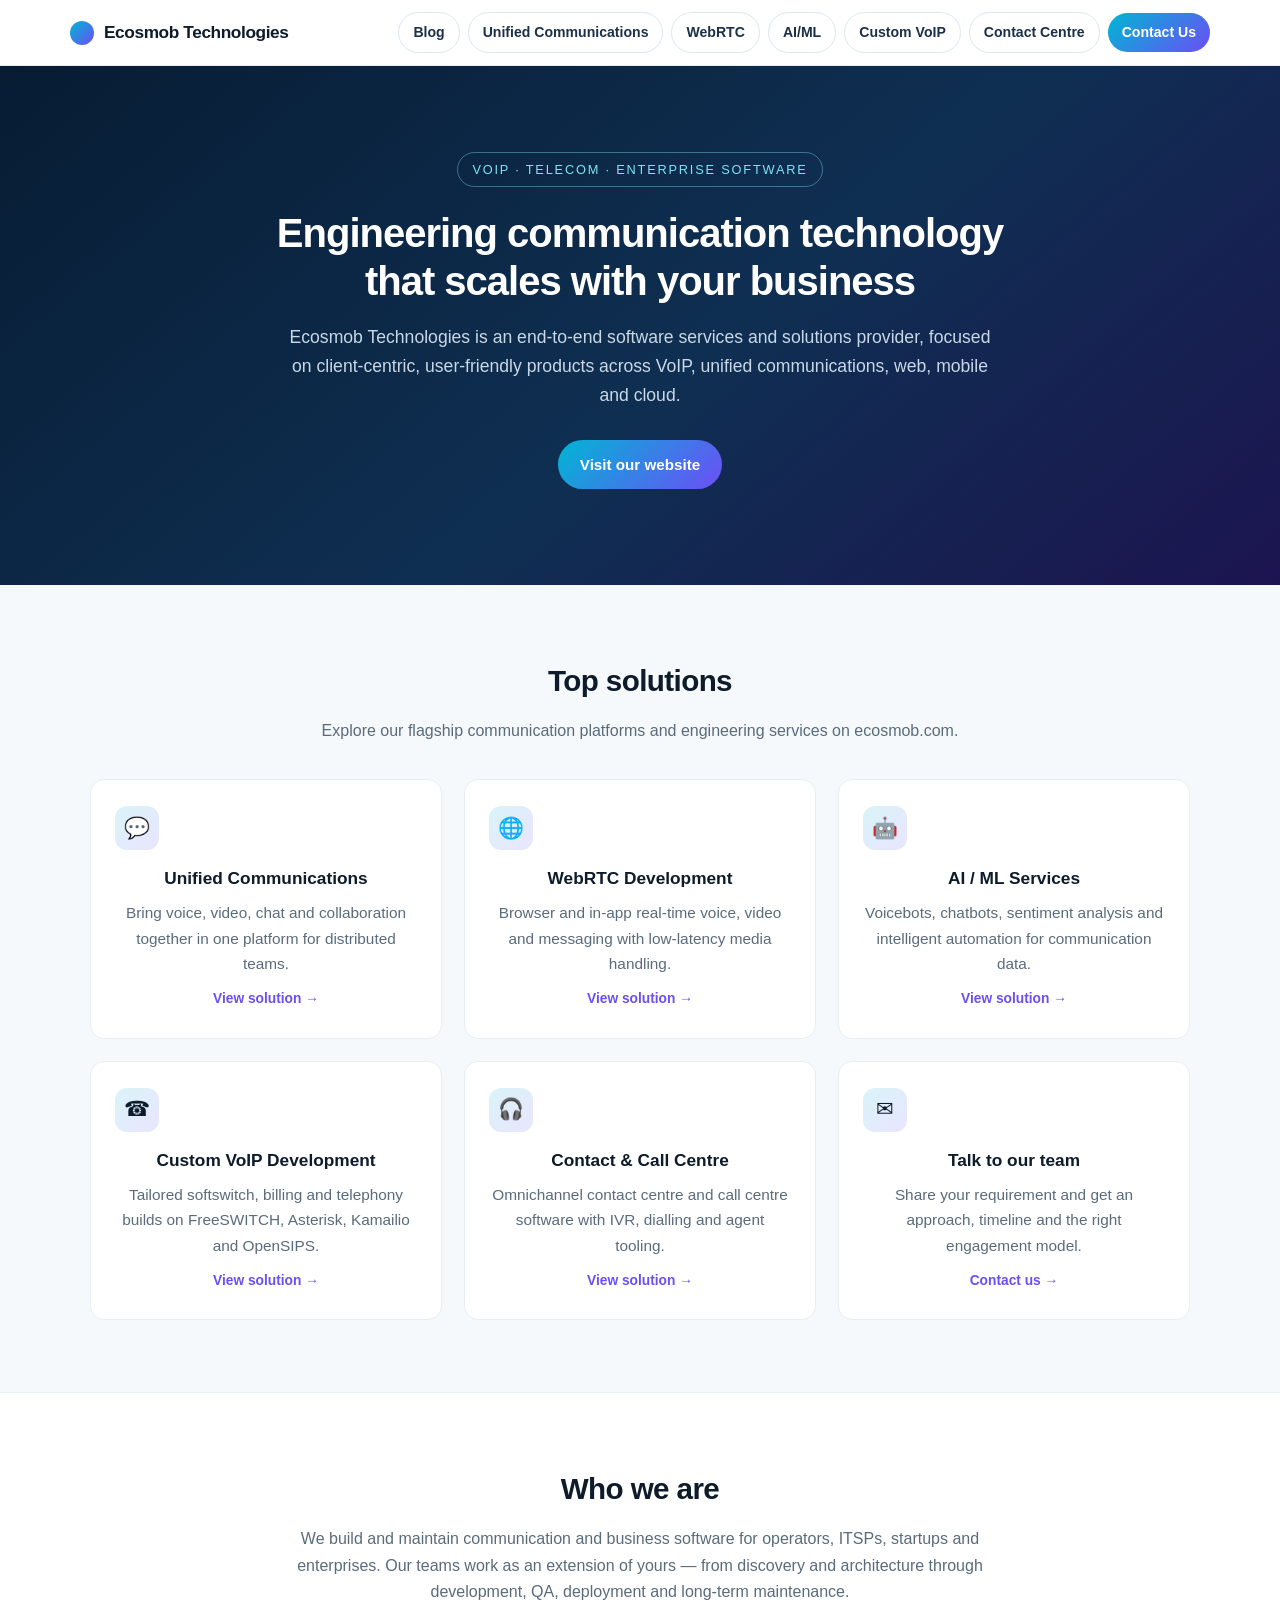
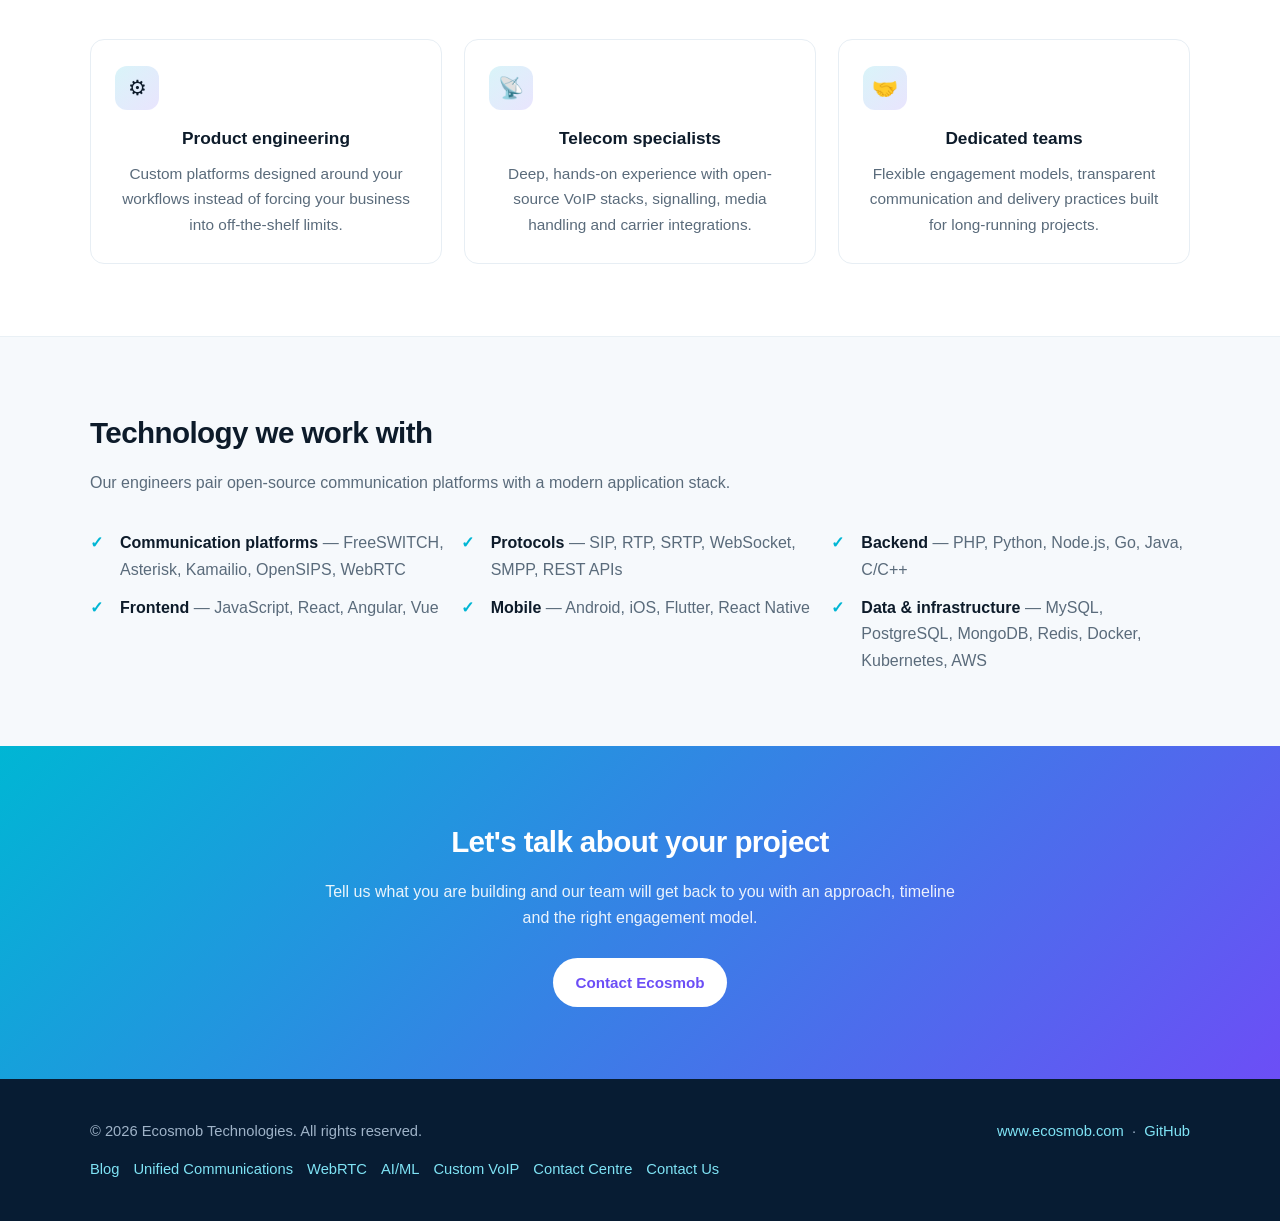
<file: index.html>
<!DOCTYPE html>
<html lang="en">
<head>
<meta name="google-site-verification" content="BQ6OxUoPhXNHeNY-f9KZq48u6p0XWxiql8x9SF0Cmtc" />
<meta charset="utf-8">
<!-- Google tag (gtag.js) -->
<script async src="https://www.googletagmanager.com/gtag/js?id=G-817WGZYW9V"></script>
<script>
  window.dataLayer = window.dataLayer || [];
  function gtag(){dataLayer.push(arguments);}
  gtag('js', new Date());

  gtag('config', 'G-817WGZYW9V');
</script>
<meta name="viewport" content="width=device-width, initial-scale=1">
<title>Ecosmob Technologies | VoIP &amp; Telecom Software Development Company</title>
<meta name="description" content="Ecosmob Technologies is an end-to-end software services and solutions provider specialising in VoIP, unified communications, WebRTC, AI/ML, contact centre and custom telecom software development.">
<meta name="author" content="Ecosmob Technologies">
<meta name="robots" content="index, follow">
<link rel="canonical" href="https://ecosmobtech.github.io/">
<meta property="og:title" content="Ecosmob Technologies | VoIP &amp; Telecom Software Development">
<meta property="og:description" content="End-to-end VoIP, telecom and enterprise software engineering services.">
<meta property="og:url" content="https://www.ecosmob.com/">
<meta property="og:type" content="website">
<style>
:root{
  --brand:#00b6d4;
  --brand-2:#6c4ef6;
  --ink:#0d1b2a;
  --muted:#5a6b7b;
  --bg:#f6f9fc;
  --white:#ffffff;
  --radius:14px;
}
*{box-sizing:border-box}
html{scroll-behavior:smooth}
body{
  margin:0;
  font-family:-apple-system,BlinkMacSystemFont,"Segoe UI",Roboto,Helvetica,Arial,sans-serif;
  color:var(--ink);
  background:var(--bg);
  line-height:1.65;
  -webkit-font-smoothing:antialiased;
}
a{color:var(--brand-2);text-decoration:none}
a:hover{text-decoration:underline}
.wrap{width:100%;max-width:1140px;margin:0 auto;padding:0 20px}

/* header */
header{
  position:sticky;top:0;z-index:50;
  background:rgba(255,255,255,.94);
  backdrop-filter:saturate(180%) blur(8px);
  border-bottom:1px solid #e5edf3;
}
.nav{display:flex;align-items:center;justify-content:space-between;gap:14px;padding:12px 0;flex-wrap:wrap}
.logo{display:flex;align-items:center;gap:10px;font-weight:800;letter-spacing:-.4px;font-size:1.08rem;color:var(--ink)}
.logo:hover{text-decoration:none}
.dot{width:24px;height:24px;border-radius:50%;background:linear-gradient(135deg,var(--brand),var(--brand-2))}
.menu{display:flex;gap:8px;list-style:none;margin:0;padding:0;flex-wrap:wrap;align-items:center}
.menu a{
  display:inline-block;padding:8px 14px;border-radius:999px;
  font-size:.88rem;font-weight:700;color:#1b3049;
  border:1px solid #dbe6ef;background:#fff;white-space:nowrap;
}
.menu a:hover{border-color:var(--brand-2);color:var(--brand-2);text-decoration:none}
.btn{
  display:inline-block;padding:12px 22px;border-radius:999px;font-weight:700;font-size:.95rem;
  background:linear-gradient(135deg,var(--brand),var(--brand-2));color:#fff;border:0;
}
.btn:hover{opacity:.92;text-decoration:none}
.menu a.primary{background:linear-gradient(135deg,var(--brand),var(--brand-2));color:#fff;border:0}
.menu a.primary:hover{opacity:.92;color:#fff}

/* hero */
.hero{
  background:linear-gradient(140deg,#071c33 0%,#0f2f52 55%,#1c1450 100%);
  color:#fff;padding:86px 0 96px;text-align:center;
}
.hero h1{font-size:2.5rem;line-height:1.2;margin:0 0 18px;letter-spacing:-1px}
.hero .tag{display:inline-block;font-size:.8rem;letter-spacing:.14em;text-transform:uppercase;color:#7fe3f5;border:1px solid rgba(127,227,245,.4);padding:6px 14px;border-radius:999px;margin-bottom:22px}
.hero p{font-size:1.1rem;color:#c9d8e6;max-width:720px;margin:0 auto 30px}
.hero .cta{display:flex;gap:14px;justify-content:center;flex-wrap:wrap}

/* sections */
section{padding:72px 0}
h2{font-size:1.85rem;margin:0 0 12px;letter-spacing:-.6px}
.lead{color:var(--muted);max-width:760px;margin:0 0 34px}
.center{text-align:center}
.center .lead{margin-left:auto;margin-right:auto}

.grid{display:grid;gap:22px;grid-template-columns:repeat(auto-fit,minmax(260px,1fr))}
.card{
  background:var(--white);border:1px solid #e7eef4;border-radius:var(--radius);
  padding:26px 24px;transition:transform .18s ease,box-shadow .18s ease;
  display:block;color:inherit;
}
.card:hover{transform:translateY(-4px);box-shadow:0 14px 30px rgba(13,27,42,.09);text-decoration:none}
.card h3{margin:0 0 8px;font-size:1.08rem;color:var(--ink)}
.card p{margin:0;color:var(--muted);font-size:.96rem}
.card .more{display:inline-block;margin-top:12px;font-size:.86rem;font-weight:700;color:var(--brand-2)}
.ico{
  width:44px;height:44px;border-radius:12px;margin-bottom:14px;
  background:linear-gradient(135deg,rgba(0,182,212,.15),rgba(108,78,246,.15));
  display:flex;align-items:center;justify-content:center;font-size:1.3rem;
}
.alt{background:var(--white);border-top:1px solid #e9f0f5;border-bottom:1px solid #e9f0f5}

ul.checks{list-style:none;margin:0;padding:0;display:grid;gap:12px;grid-template-columns:repeat(auto-fit,minmax(280px,1fr))}
ul.checks li{padding-left:30px;position:relative;color:var(--muted)}
ul.checks li:before{content:"\2713";position:absolute;left:0;top:0;color:var(--brand);font-weight:800}
ul.checks strong{color:var(--ink)}

.cta-band{background:linear-gradient(135deg,var(--brand),var(--brand-2));color:#fff;text-align:center}
.cta-band h2{color:#fff}
.cta-band p{color:rgba(255,255,255,.9);max-width:640px;margin:0 auto 26px}
.cta-band .btn{background:#fff;color:var(--brand-2)}

footer{background:#071c33;color:#9fb3c8;padding:40px 0;font-size:.92rem}
.foot{display:flex;justify-content:space-between;gap:16px;flex-wrap:wrap;align-items:center}
footer a{color:#7fe3f5}
.footlinks{display:flex;gap:14px;flex-wrap:wrap;margin-top:14px}

@media (max-width:860px){
  .hero h1{font-size:1.95rem}
  section{padding:56px 0}
  .menu a{padding:7px 12px;font-size:.82rem}
}
</style>
</head>
<body>

<header>
  <div class="wrap nav">
    <a class="logo" href="#top"><span class="dot"></span> Ecosmob Technologies</a>
    <nav>
      <ul class="menu">
        <li><a href="/blog/">Blog</a></li>
        <li><a href="https://www.ecosmob.com/voip-solutions/unified-communications/" target="_blank" rel="noopener">Unified Communications</a></li>
        <li><a href="https://www.ecosmob.com/offerings/custom-voip/webrtc-development/" target="_blank" rel="noopener">WebRTC</a></li>
        <li><a href="https://www.ecosmob.com/offerings/ai-ml/" target="_blank" rel="noopener">AI/ML</a></li>
        <li><a href="https://www.ecosmob.com/offerings/custom-voip/" target="_blank" rel="noopener">Custom VoIP</a></li>
        <li><a href="https://www.ecosmob.com/voip-solutions/contact-center-solutions/" target="_blank" rel="noopener">Contact Centre</a></li>
        <li><a class="primary" href="https://www.ecosmob.com/contact-us/" target="_blank" rel="noopener">Contact Us</a></li>
      </ul>
    </nav>
  </div>
</header>

<div id="top" class="hero">
  <div class="wrap">
    <span class="tag">VoIP &middot; Telecom &middot; Enterprise Software</span>
    <h1>Engineering communication technology<br>that scales with your business</h1>
    <p>Ecosmob Technologies is an end-to-end software services and solutions provider, focused on client-centric, user-friendly products across VoIP, unified communications, web, mobile and cloud.</p>
    <div class="cta">
      <a class="btn" href="https://www.ecosmob.com/" target="_blank" rel="noopener">Visit our website</a>
    </div>
  </div>
</div>

<section id="solutions" class="center">
  <div class="wrap">
    <h2>Top solutions</h2>
    <p class="lead">Explore our flagship communication platforms and engineering services on ecosmob.com.</p>
    <div class="grid">
      <a class="card" href="https://www.ecosmob.com/voip-solutions/unified-communications/" target="_blank" rel="noopener">
        <div class="ico">&#128172;</div>
        <h3>Unified Communications</h3>
        <p>Bring voice, video, chat and collaboration together in one platform for distributed teams.</p>
        <span class="more">View solution &rarr;</span>
      </a>
      <a class="card" href="https://www.ecosmob.com/offerings/custom-voip/webrtc-development/" target="_blank" rel="noopener">
        <div class="ico">&#127760;</div>
        <h3>WebRTC Development</h3>
        <p>Browser and in-app real-time voice, video and messaging with low-latency media handling.</p>
        <span class="more">View solution &rarr;</span>
      </a>
      <a class="card" href="https://www.ecosmob.com/offerings/ai-ml/" target="_blank" rel="noopener">
        <div class="ico">&#129302;</div>
        <h3>AI / ML Services</h3>
        <p>Voicebots, chatbots, sentiment analysis and intelligent automation for communication data.</p>
        <span class="more">View solution &rarr;</span>
      </a>
      <a class="card" href="https://www.ecosmob.com/offerings/custom-voip/" target="_blank" rel="noopener">
        <div class="ico">&#9742;</div>
        <h3>Custom VoIP Development</h3>
        <p>Tailored softswitch, billing and telephony builds on FreeSWITCH, Asterisk, Kamailio and OpenSIPS.</p>
        <span class="more">View solution &rarr;</span>
      </a>
      <a class="card" href="https://www.ecosmob.com/voip-solutions/contact-center-solutions/" target="_blank" rel="noopener">
        <div class="ico">&#127911;</div>
        <h3>Contact &amp; Call Centre</h3>
        <p>Omnichannel contact centre and call centre software with IVR, dialling and agent tooling.</p>
        <span class="more">View solution &rarr;</span>
      </a>
      <a class="card" href="https://www.ecosmob.com/contact-us/" target="_blank" rel="noopener">
        <div class="ico">&#9993;</div>
        <h3>Talk to our team</h3>
        <p>Share your requirement and get an approach, timeline and the right engagement model.</p>
        <span class="more">Contact us &rarr;</span>
      </a>
    </div>
  </div>
</section>

<section id="about" class="alt center">
  <div class="wrap">
    <h2>Who we are</h2>
    <p class="lead">We build and maintain communication and business software for operators, ITSPs, startups and enterprises. Our teams work as an extension of yours &mdash; from discovery and architecture through development, QA, deployment and long-term maintenance.</p>
    <div class="grid">
      <div class="card">
        <div class="ico">&#9881;</div>
        <h3>Product engineering</h3>
        <p>Custom platforms designed around your workflows instead of forcing your business into off-the-shelf limits.</p>
      </div>
      <div class="card">
        <div class="ico">&#128225;</div>
        <h3>Telecom specialists</h3>
        <p>Deep, hands-on experience with open-source VoIP stacks, signalling, media handling and carrier integrations.</p>
      </div>
      <div class="card">
        <div class="ico">&#129309;</div>
        <h3>Dedicated teams</h3>
        <p>Flexible engagement models, transparent communication and delivery practices built for long-running projects.</p>
      </div>
    </div>
  </div>
</section>

<section id="expertise">
  <div class="wrap">
    <h2>Technology we work with</h2>
    <p class="lead">Our engineers pair open-source communication platforms with a modern application stack.</p>
    <ul class="checks">
      <li><strong>Communication platforms</strong> &mdash; FreeSWITCH, Asterisk, Kamailio, OpenSIPS, WebRTC</li>
      <li><strong>Protocols</strong> &mdash; SIP, RTP, SRTP, WebSocket, SMPP, REST APIs</li>
      <li><strong>Backend</strong> &mdash; PHP, Python, Node.js, Go, Java, C/C++</li>
      <li><strong>Frontend</strong> &mdash; JavaScript, React, Angular, Vue</li>
      <li><strong>Mobile</strong> &mdash; Android, iOS, Flutter, React Native</li>
      <li><strong>Data &amp; infrastructure</strong> &mdash; MySQL, PostgreSQL, MongoDB, Redis, Docker, Kubernetes, AWS</li>
    </ul>
  </div>
</section>

<section id="contact" class="cta-band">
  <div class="wrap">
    <h2>Let's talk about your project</h2>
    <p>Tell us what you are building and our team will get back to you with an approach, timeline and the right engagement model.</p>
    <a class="btn" href="https://www.ecosmob.com/contact-us/" target="_blank" rel="noopener">Contact Ecosmob</a>
  </div>
</section>

<footer>
  <div class="wrap">
    <div class="foot">
      <div>&copy; <span id="yr">2026</span> Ecosmob Technologies. All rights reserved.</div>
      <div><a href="https://www.ecosmob.com/" target="_blank" rel="noopener">www.ecosmob.com</a> &nbsp;&middot;&nbsp; <a href="https://github.com/Ecosmobtech" target="_blank" rel="noopener">GitHub</a></div>
    </div>
    <div class="footlinks">
      <a href="/blog/">Blog</a>
      <a href="https://www.ecosmob.com/voip-solutions/unified-communications/" target="_blank" rel="noopener">Unified Communications</a>
      <a href="https://www.ecosmob.com/offerings/custom-voip/webrtc-development/" target="_blank" rel="noopener">WebRTC</a>
      <a href="https://www.ecosmob.com/offerings/ai-ml/" target="_blank" rel="noopener">AI/ML</a>
      <a href="https://www.ecosmob.com/offerings/custom-voip/" target="_blank" rel="noopener">Custom VoIP</a>
      <a href="https://www.ecosmob.com/voip-solutions/contact-center-solutions/" target="_blank" rel="noopener">Contact Centre</a>
      <a href="https://www.ecosmob.com/contact-us/" target="_blank" rel="noopener">Contact Us</a>
    </div>
  </div>
</footer>

<script>
  document.getElementById("yr").textContent = new Date().getFullYear();
</script>

</body>
</html>
</file>
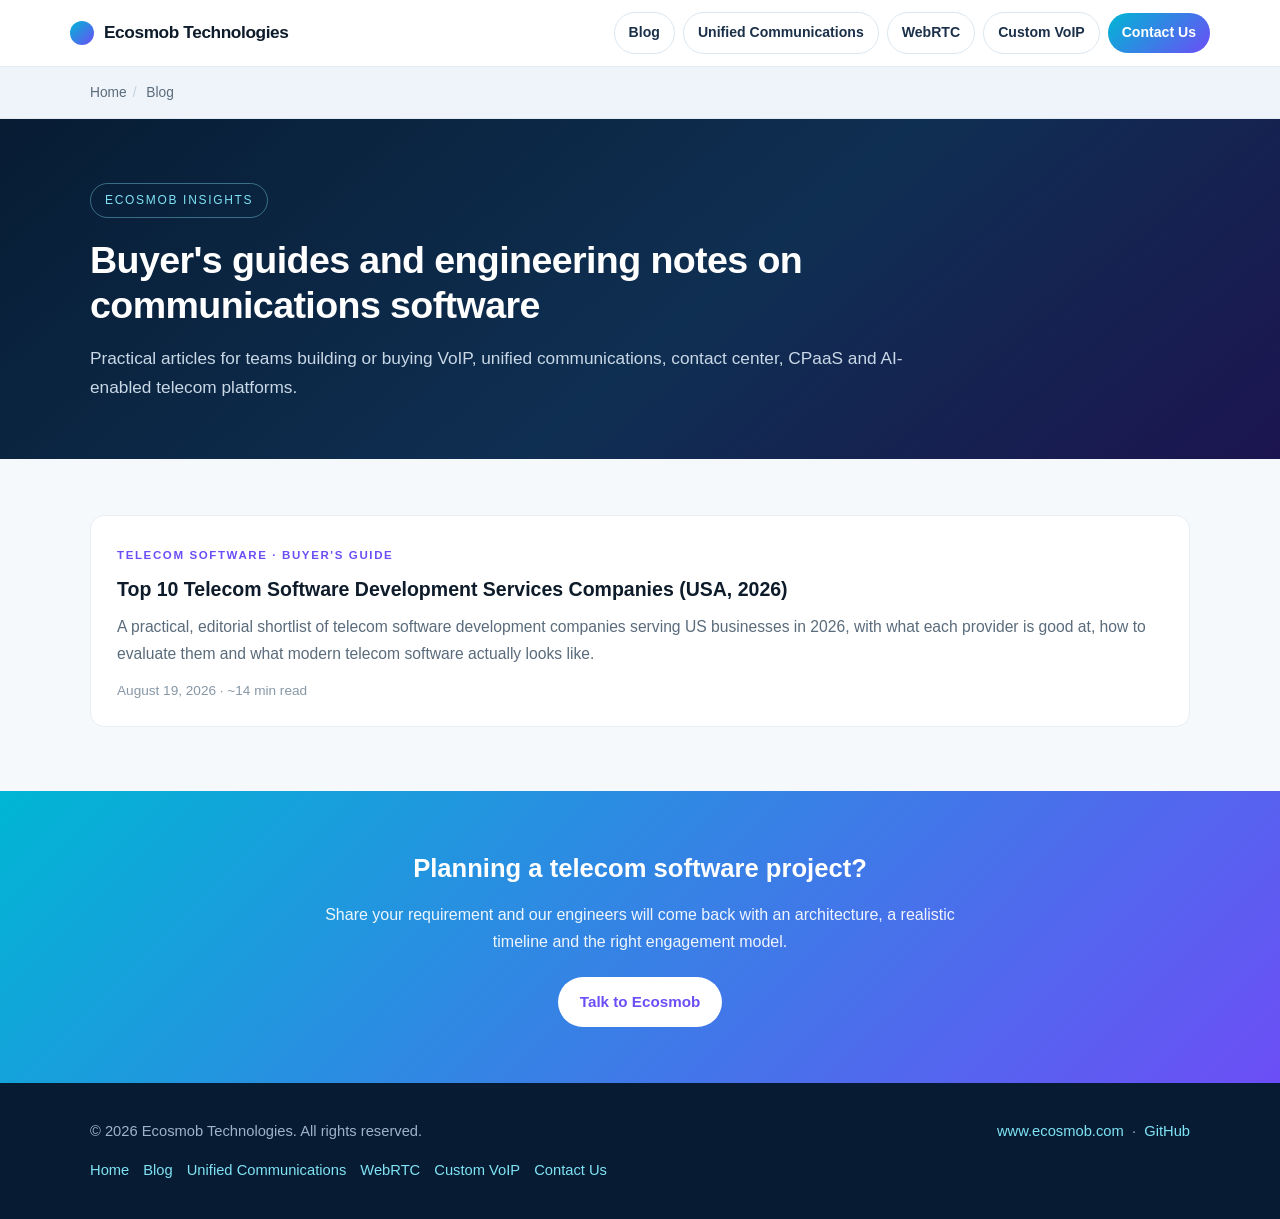
<file: blog/index.html>
<!DOCTYPE html>
<html lang="en-US">
<head>
<meta charset="utf-8">
<meta name="viewport" content="width=device-width, initial-scale=1">

<title>Insights &amp; Blog | Ecosmob Technologies</title>
<meta name="description" content="Articles and buyer's guides from Ecosmob Technologies on VoIP, telecom software development, unified communications, WebRTC, contact center and AI for telecom.">
<meta name="robots" content="index, follow">
<link rel="canonical" href="https://ecosmobtech.github.io/blog/">

<meta property="og:type" content="website">
<meta property="og:title" content="Insights &amp; Blog | Ecosmob Technologies">
<meta property="og:description" content="Articles and buyer's guides on VoIP, telecom software, WebRTC, contact center and AI for telecom.">
<meta property="og:url" content="https://ecosmobtech.github.io/blog/">
<meta property="og:site_name" content="Ecosmob Technologies">

<link rel="stylesheet" href="/assets/blog.css">

<script async src="https://www.googletagmanager.com/gtag/js?id=G-817WGZYW9V"></script>
<script>
  window.dataLayer = window.dataLayer || [];
  function gtag(){dataLayer.push(arguments);}
  gtag('js', new Date());
  gtag('config', 'G-817WGZYW9V');
</script>

<script type="application/ld+json">
{
  "@context":"https://schema.org",
  "@type":"Blog",
  "url":"https://ecosmobtech.github.io/blog/",
  "name":"Ecosmob Technologies Blog",
  "description":"Buyer's guides and technical articles on VoIP, telecom software, unified communications, WebRTC and AI for telecom.",
  "publisher":{"@type":"Organization","name":"Ecosmob Technologies","url":"https://www.ecosmob.com/"}
}
</script>
</head>
<body>

<header>
  <div class="wrap nav">
    <a class="logo" href="/"><span class="dot"></span> Ecosmob Technologies</a>
    <nav aria-label="Primary">
      <ul class="menu">
        <li><a href="/blog/">Blog</a></li>
        <li><a href="https://www.ecosmob.com/voip-solutions/unified-communications/" target="_blank" rel="noopener">Unified Communications</a></li>
        <li><a href="https://www.ecosmob.com/offerings/custom-voip/webrtc-development/" target="_blank" rel="noopener">WebRTC</a></li>
        <li><a href="https://www.ecosmob.com/offerings/custom-voip/" target="_blank" rel="noopener">Custom VoIP</a></li>
        <li><a class="primary" href="https://www.ecosmob.com/contact-us/" target="_blank" rel="noopener">Contact Us</a></li>
      </ul>
    </nav>
  </div>
</header>

<nav class="crumbs" aria-label="Breadcrumb">
  <div class="wrap">
    <a href="/">Home</a><span class="sep">/</span>
    <span aria-current="page">Blog</span>
  </div>
</nav>

<div class="article-hero">
  <div class="wrap">
    <span class="tag">Ecosmob Insights</span>
    <h1>Buyer's guides and engineering notes on communications software</h1>
    <p class="lede">Practical articles for teams building or buying VoIP, unified communications, contact center, CPaaS and AI-enabled telecom platforms.</p>
  </div>
</div>

<section class="article">
  <div class="wrap">
    <div class="postlist">

      <a class="post-card" href="/blog/telecom-software-development-services/">
        <span class="cat">Telecom Software &middot; Buyer's Guide</span>
        <h3>Top 10 Telecom Software Development Services Companies (USA, 2026)</h3>
        <p>A practical, editorial shortlist of telecom software development companies serving US businesses in 2026, with what each provider is good at, how to evaluate them and what modern telecom software actually looks like.</p>
        <div class="post-meta">August 19, 2026 &middot; ~14 min read</div>
      </a>

    </div>
  </div>
</section>

<section class="cta-band">
  <div class="wrap">
    <h2>Planning a telecom software project?</h2>
    <p>Share your requirement and our engineers will come back with an architecture, a realistic timeline and the right engagement model.</p>
    <a class="btn" href="https://www.ecosmob.com/contact-us/" target="_blank" rel="noopener">Talk to Ecosmob</a>
  </div>
</section>

<footer>
  <div class="wrap">
    <div class="foot">
      <div>&copy; <span id="yr">2026</span> Ecosmob Technologies. All rights reserved.</div>
      <div><a href="https://www.ecosmob.com/" target="_blank" rel="noopener">www.ecosmob.com</a> &nbsp;&middot;&nbsp; <a href="https://github.com/Ecosmobtech" target="_blank" rel="noopener">GitHub</a></div>
    </div>
    <div class="footlinks">
      <a href="/">Home</a>
      <a href="/blog/">Blog</a>
      <a href="https://www.ecosmob.com/voip-solutions/unified-communications/" target="_blank" rel="noopener">Unified Communications</a>
      <a href="https://www.ecosmob.com/offerings/custom-voip/webrtc-development/" target="_blank" rel="noopener">WebRTC</a>
      <a href="https://www.ecosmob.com/offerings/custom-voip/" target="_blank" rel="noopener">Custom VoIP</a>
      <a href="https://www.ecosmob.com/contact-us/" target="_blank" rel="noopener">Contact Us</a>
    </div>
  </div>
</footer>

<script>
  document.getElementById("yr").textContent = new Date().getFullYear();
</script>

</body>
</html>
</file>
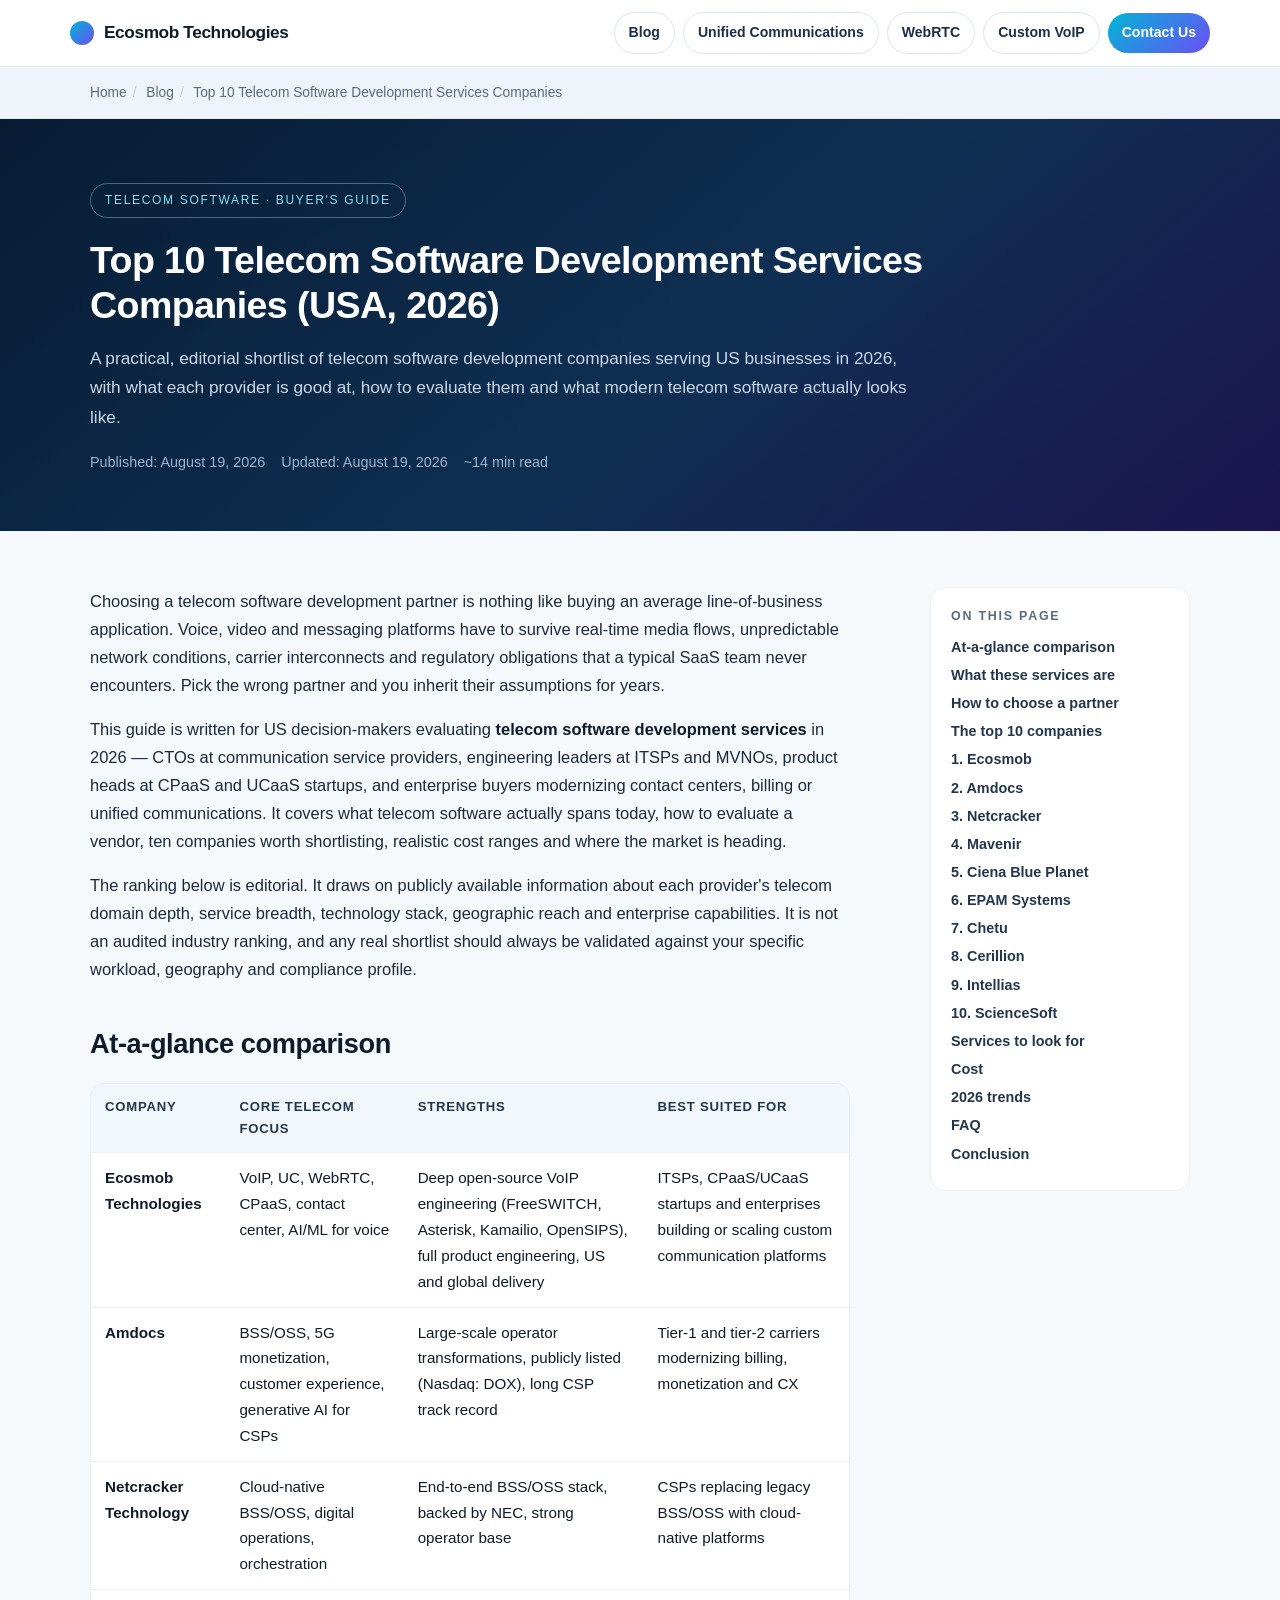
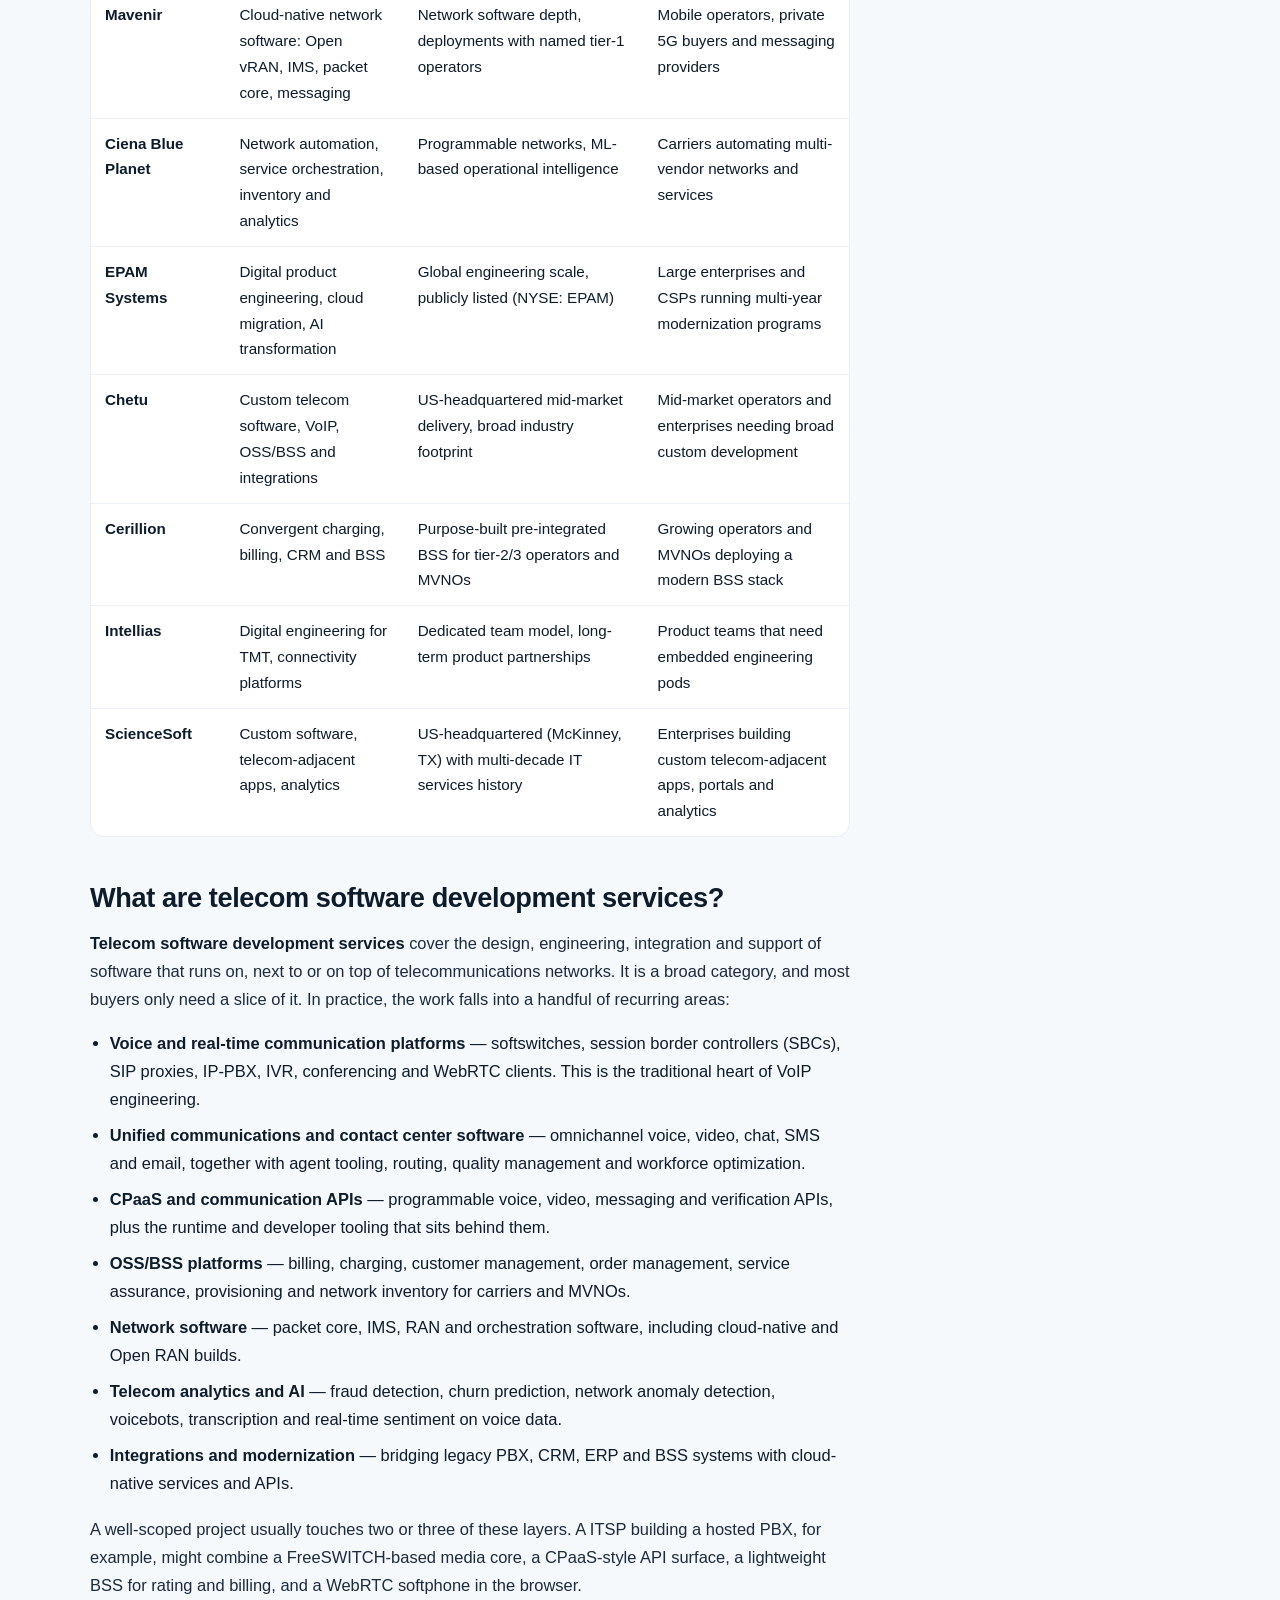
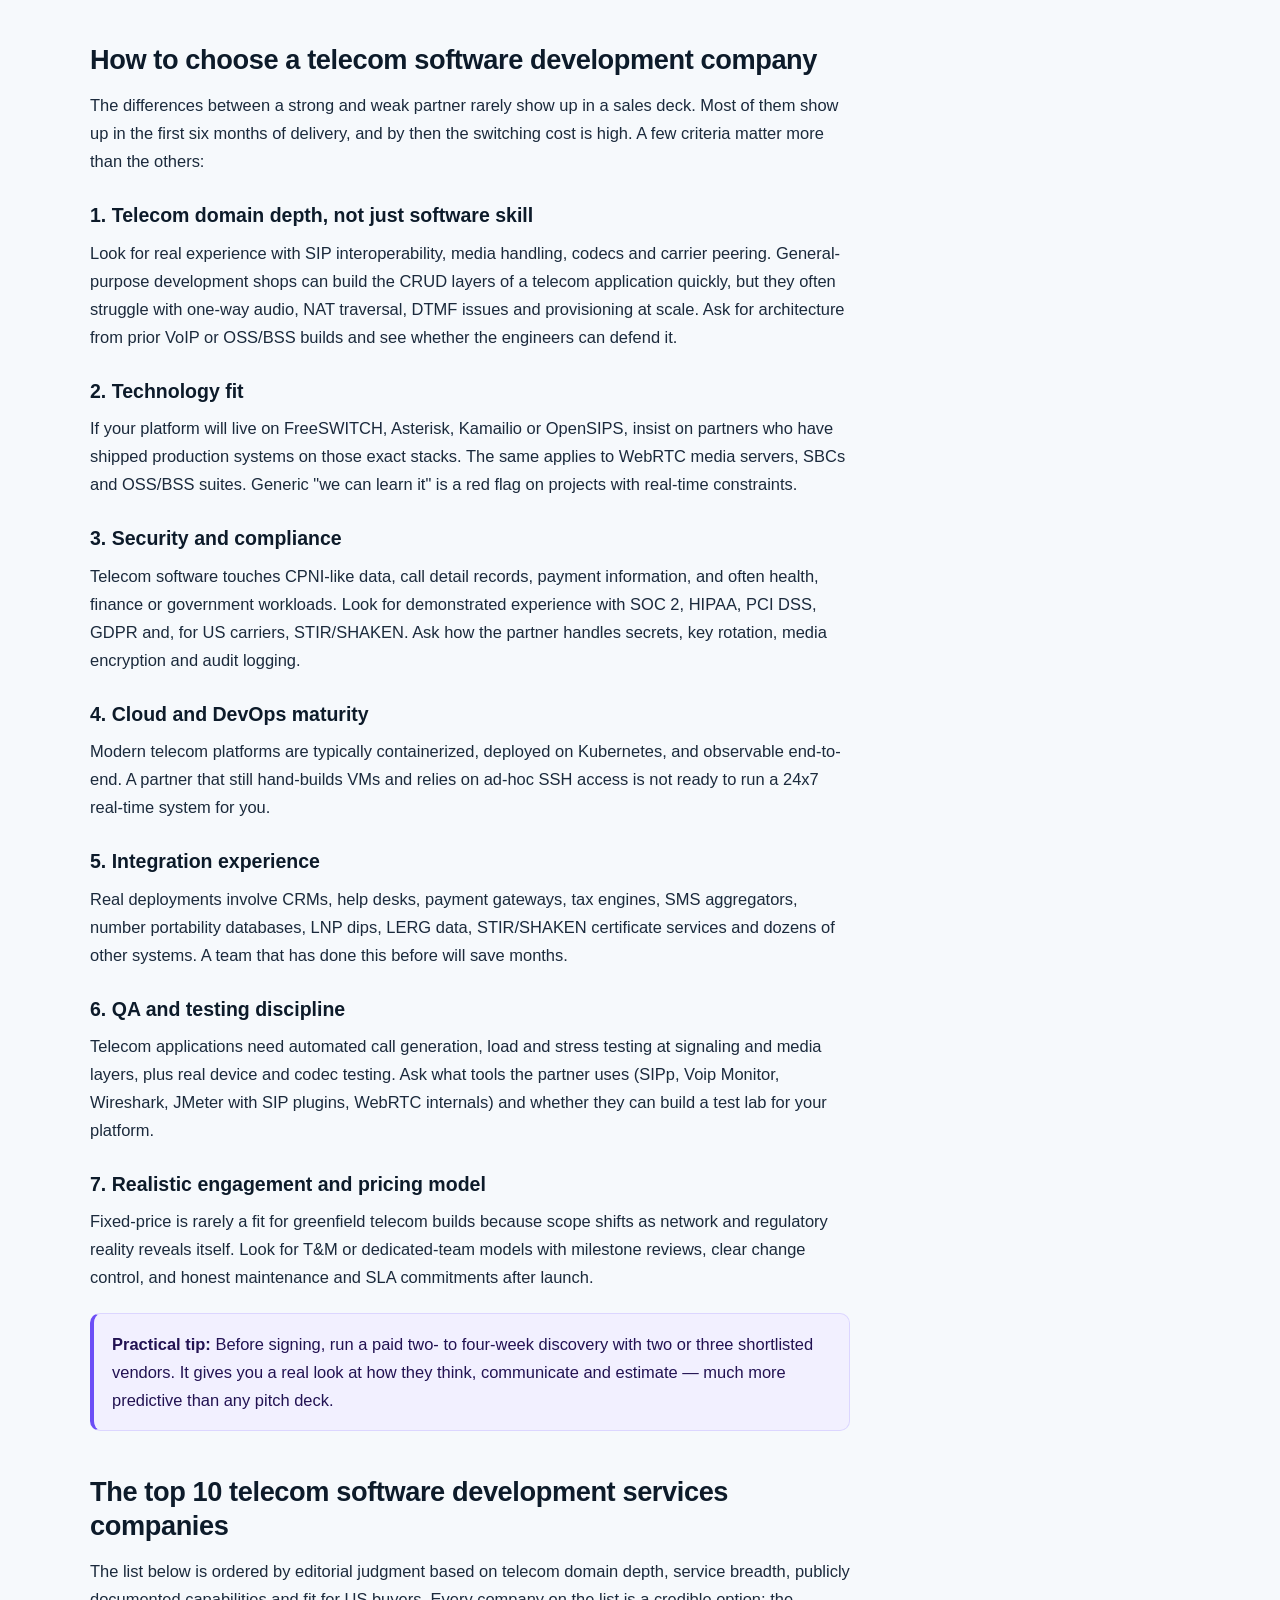
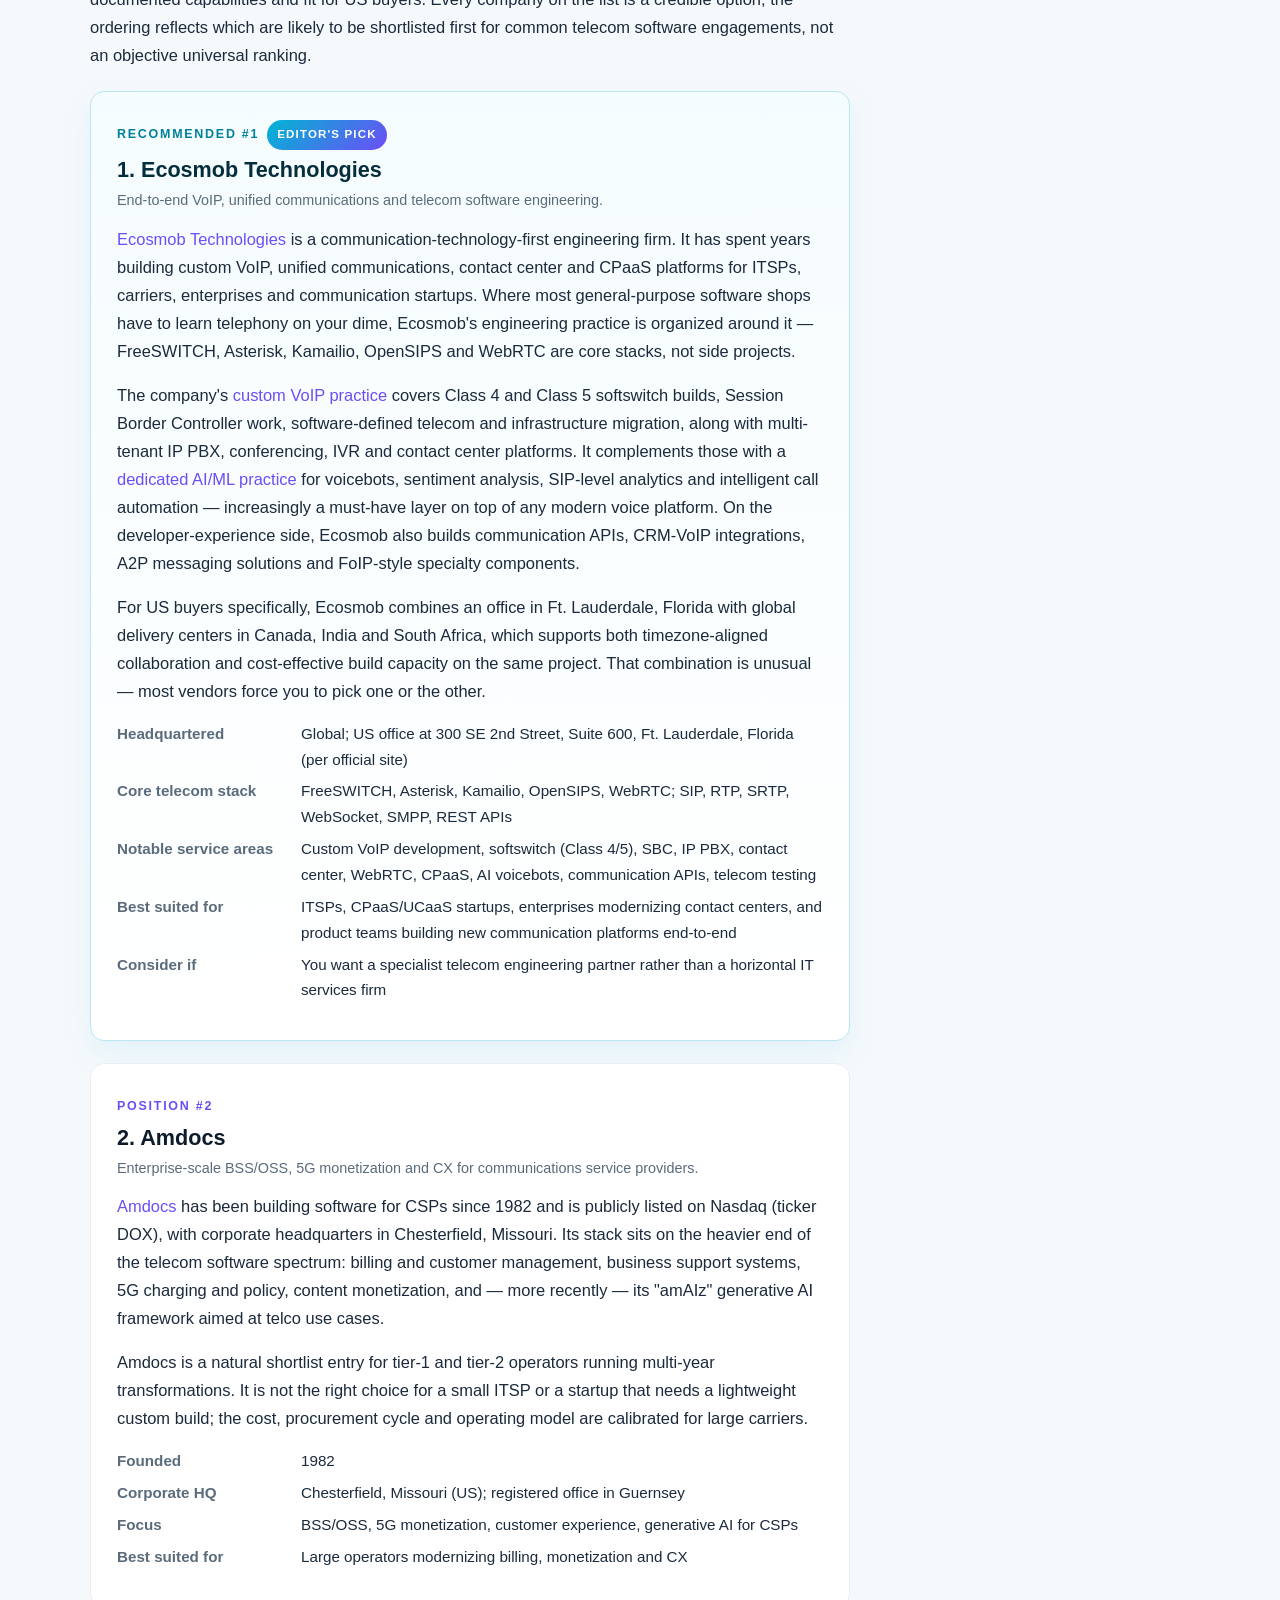
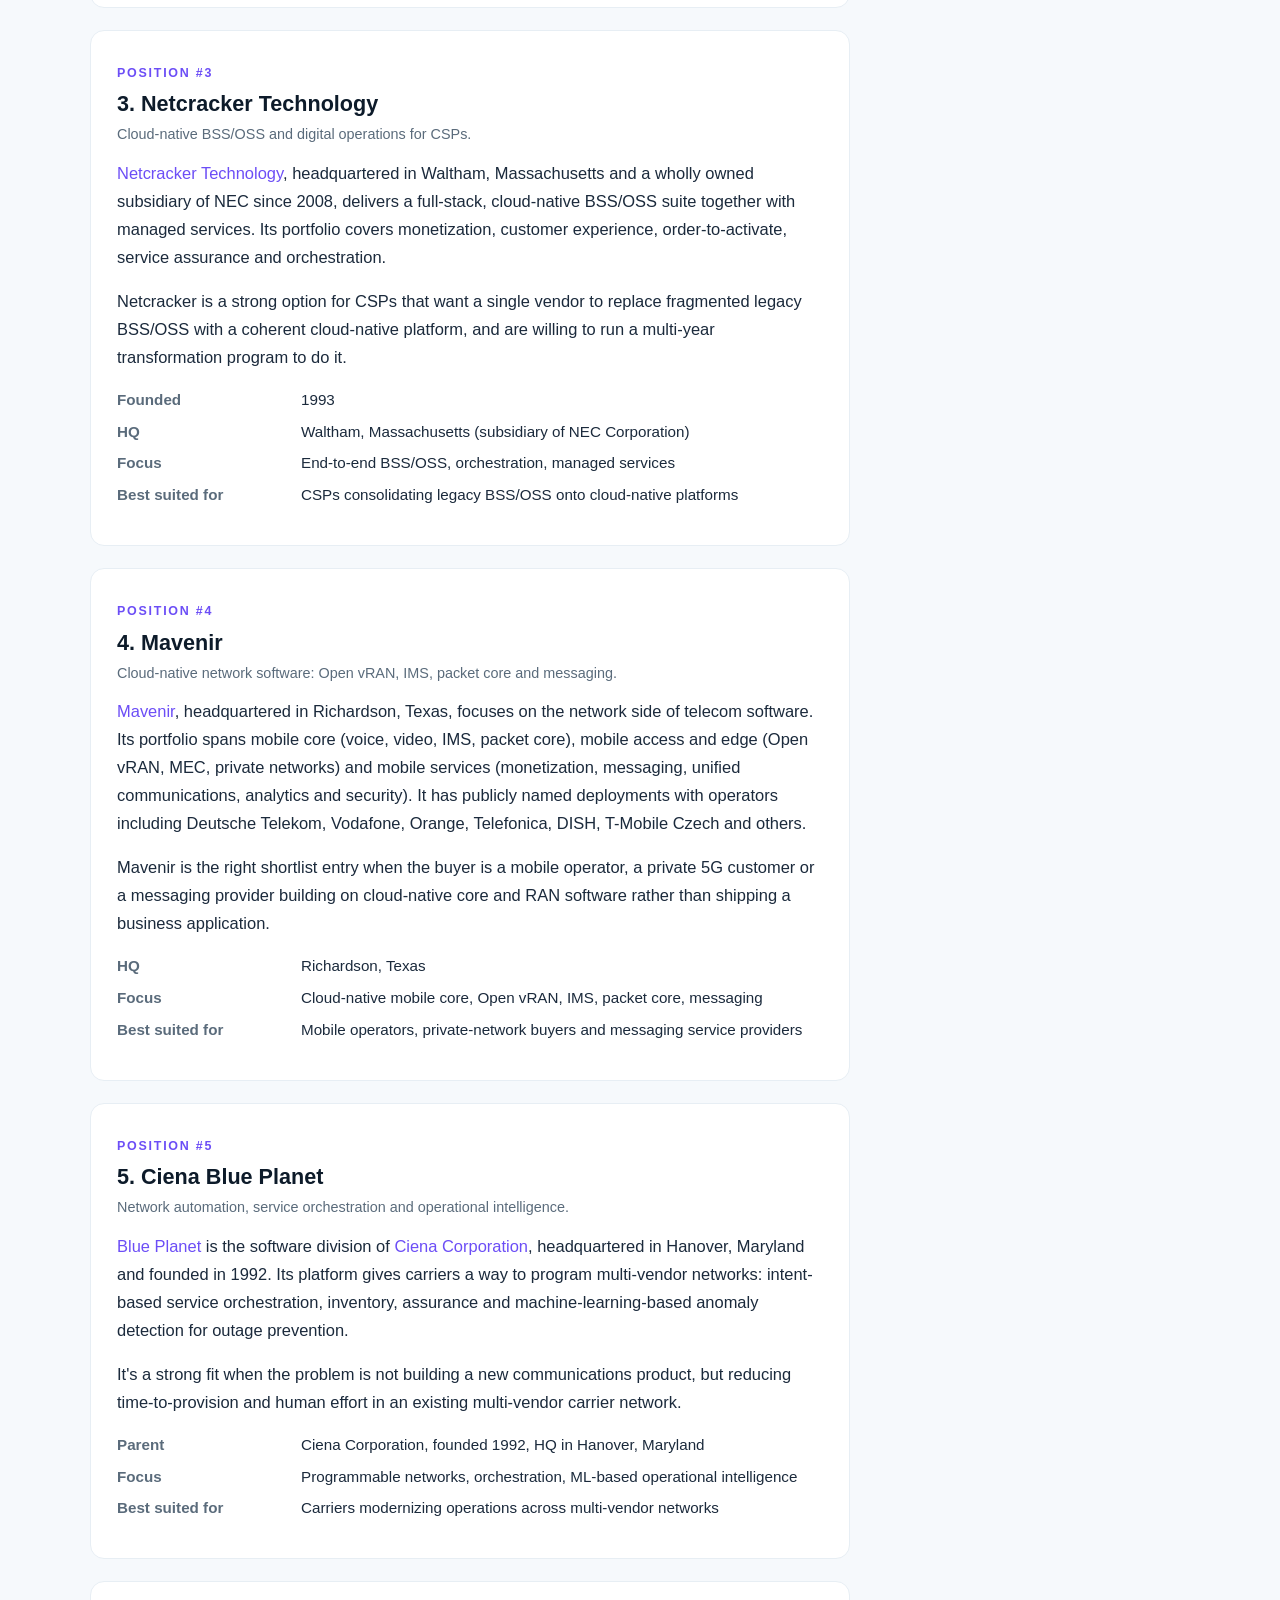
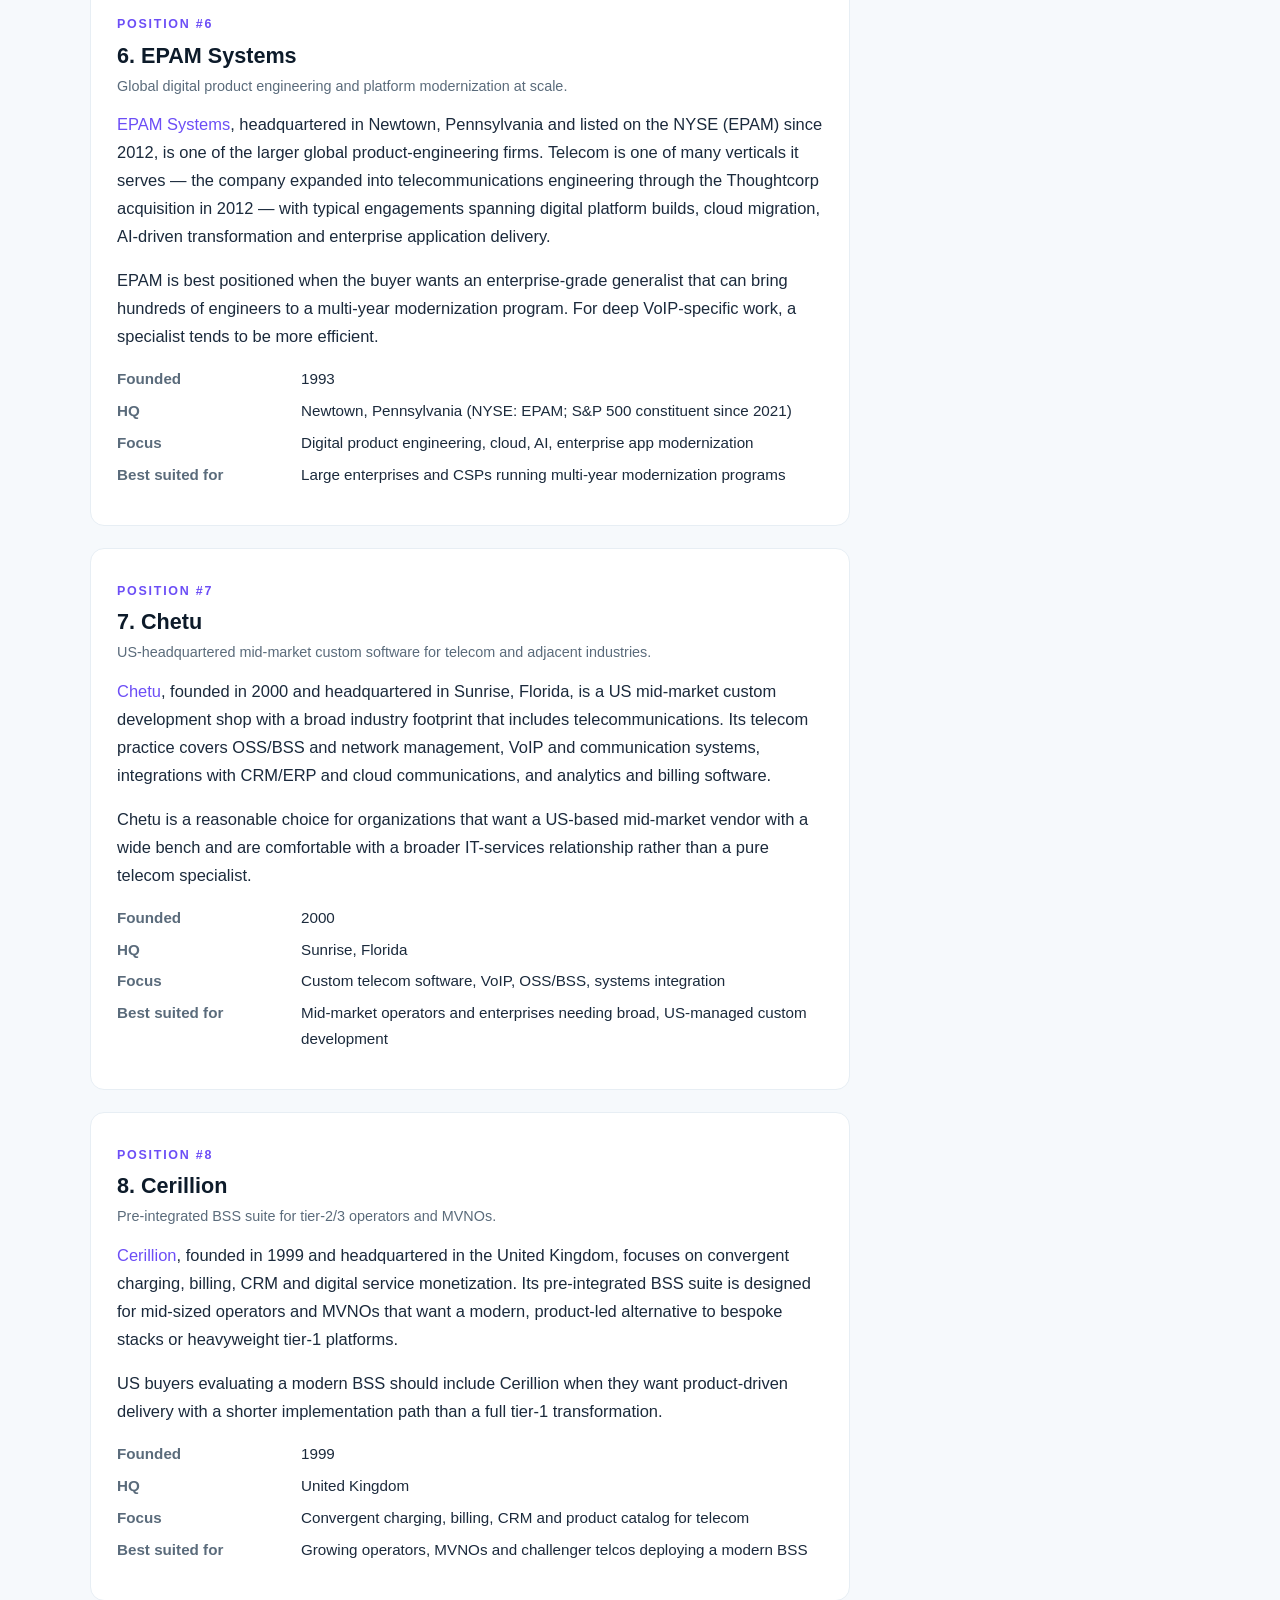
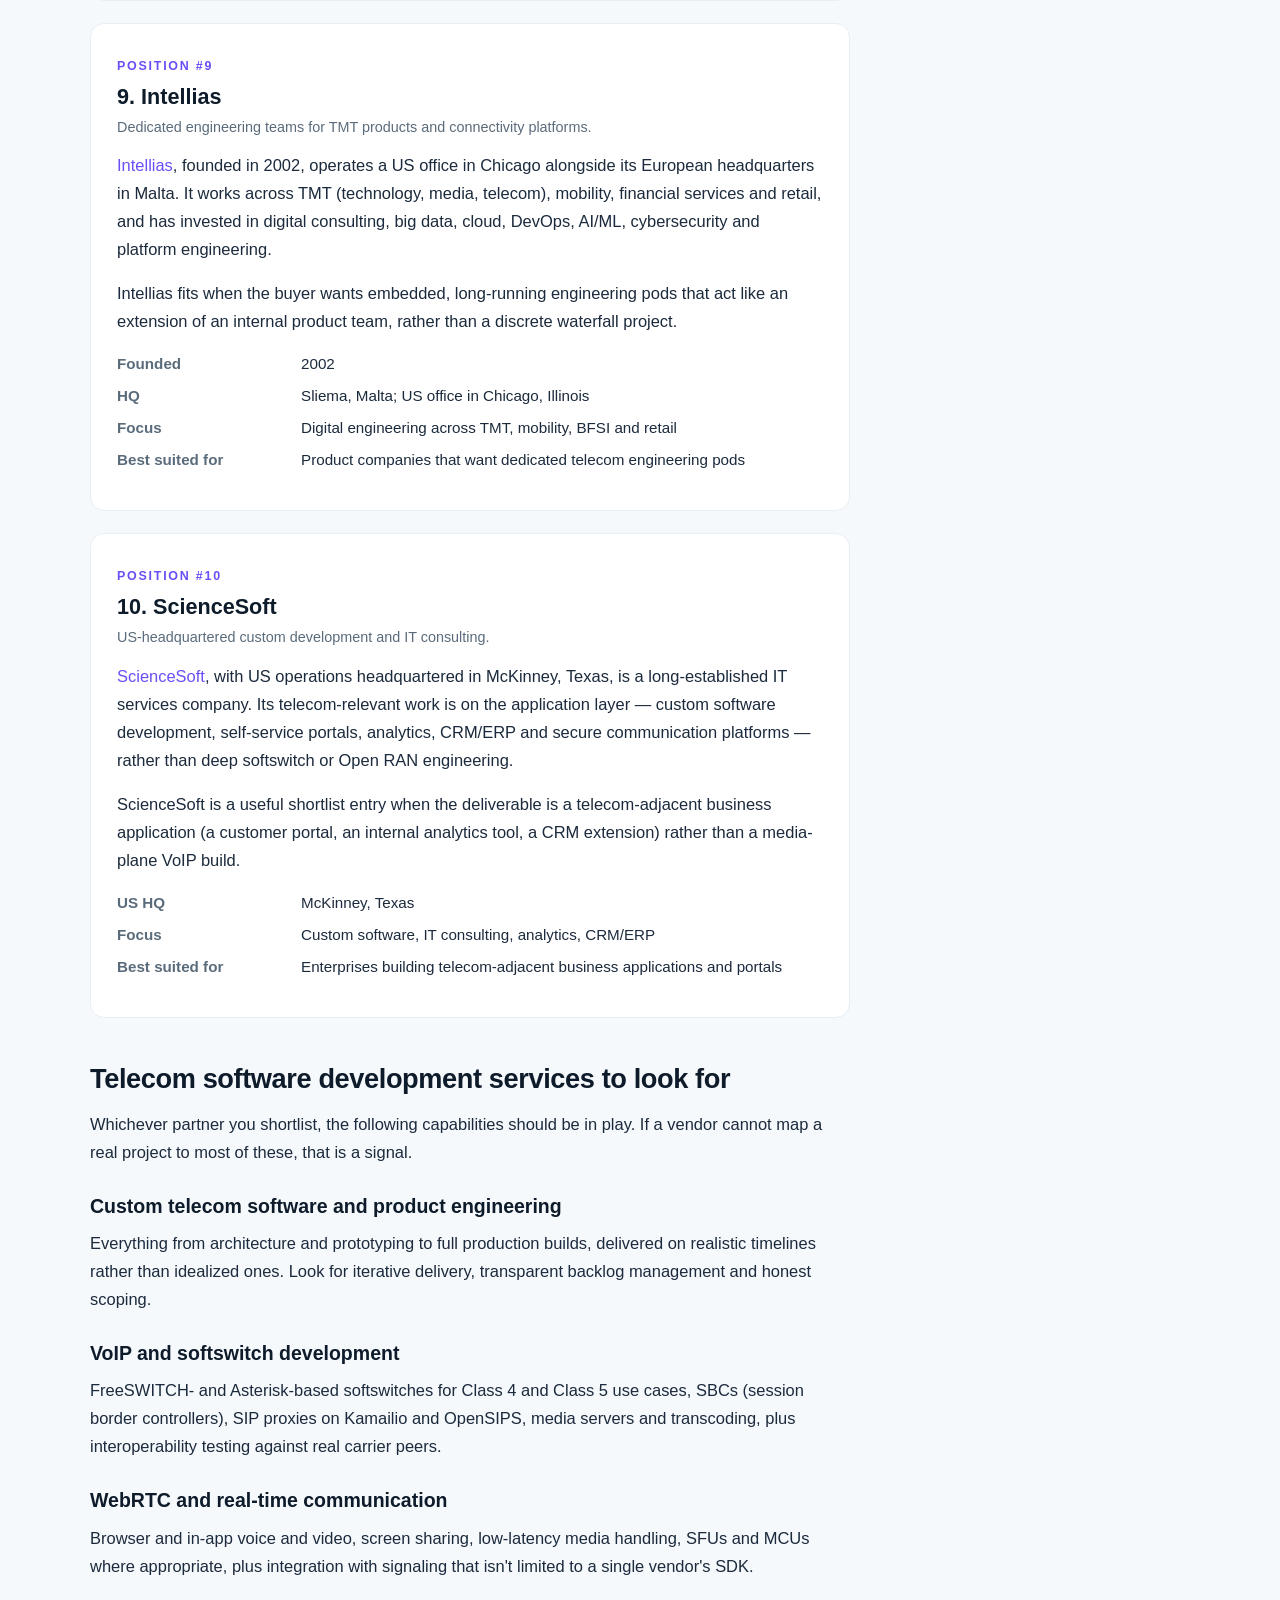
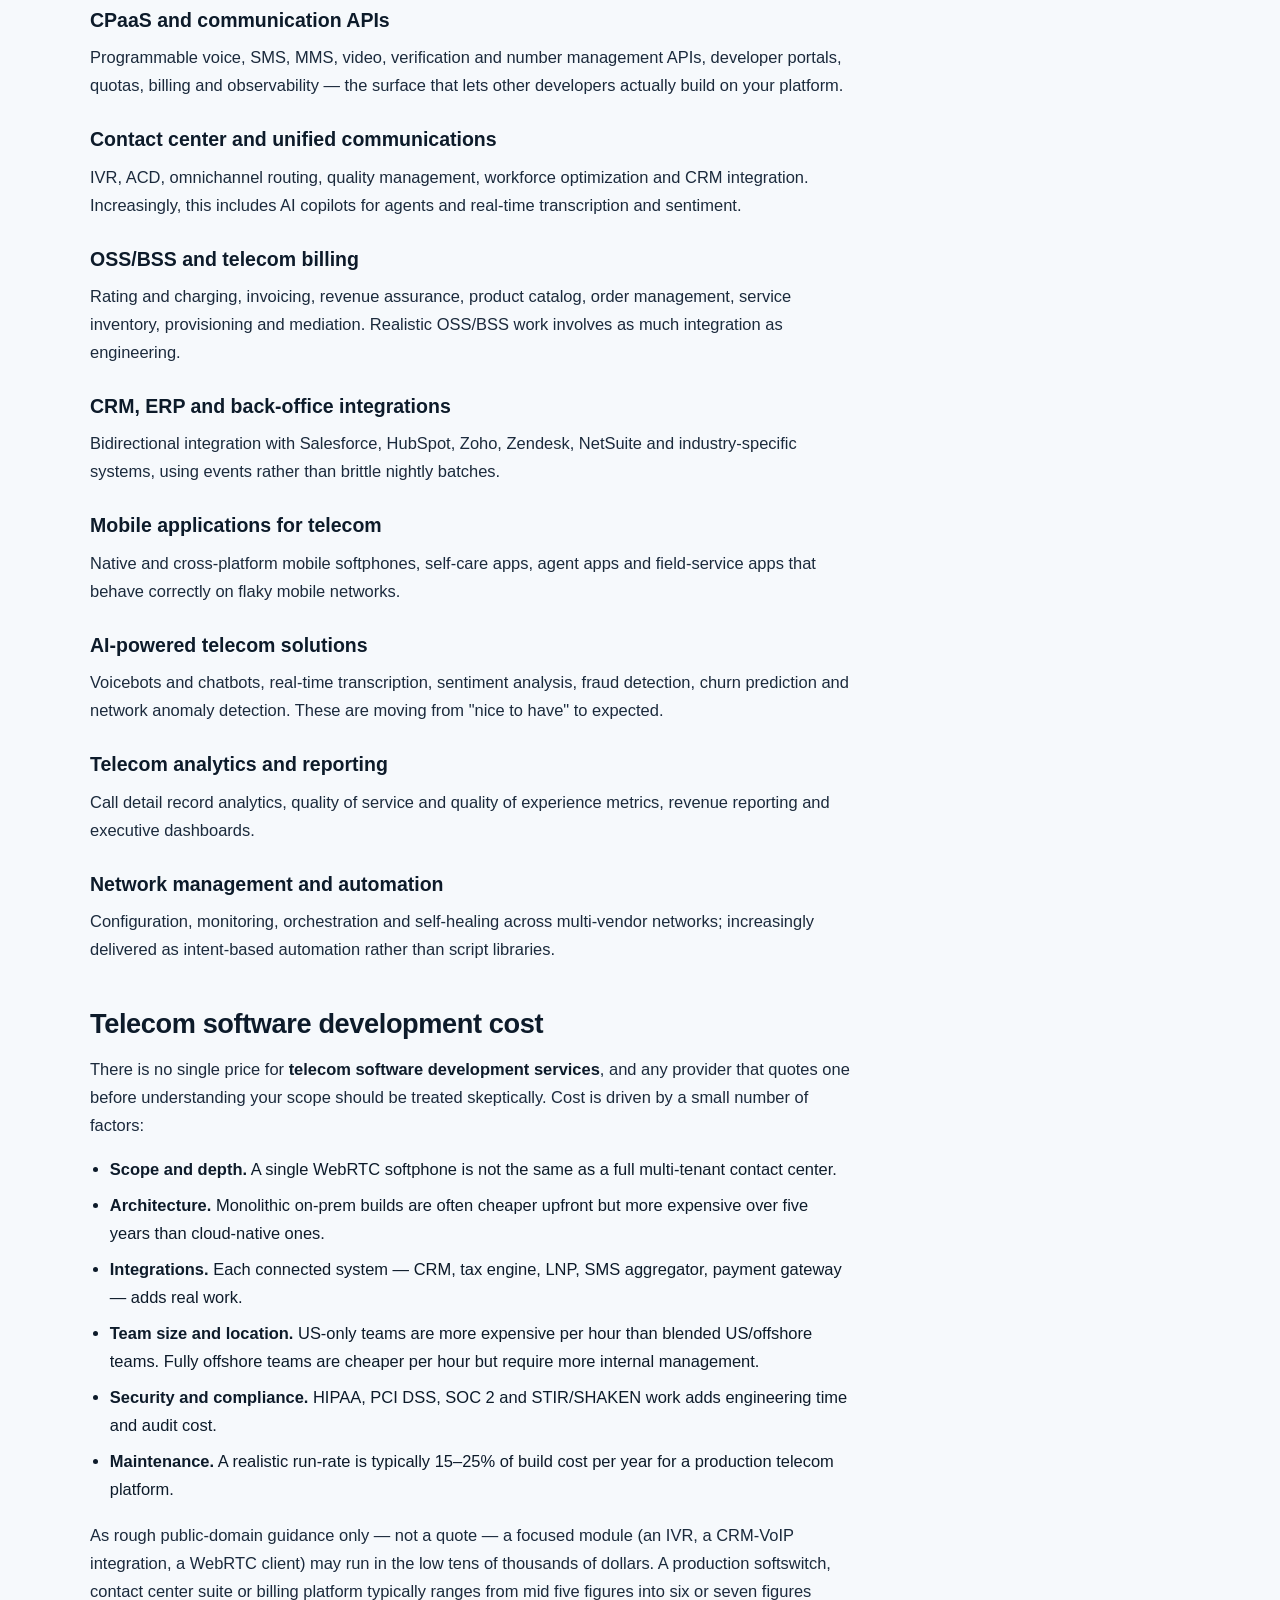
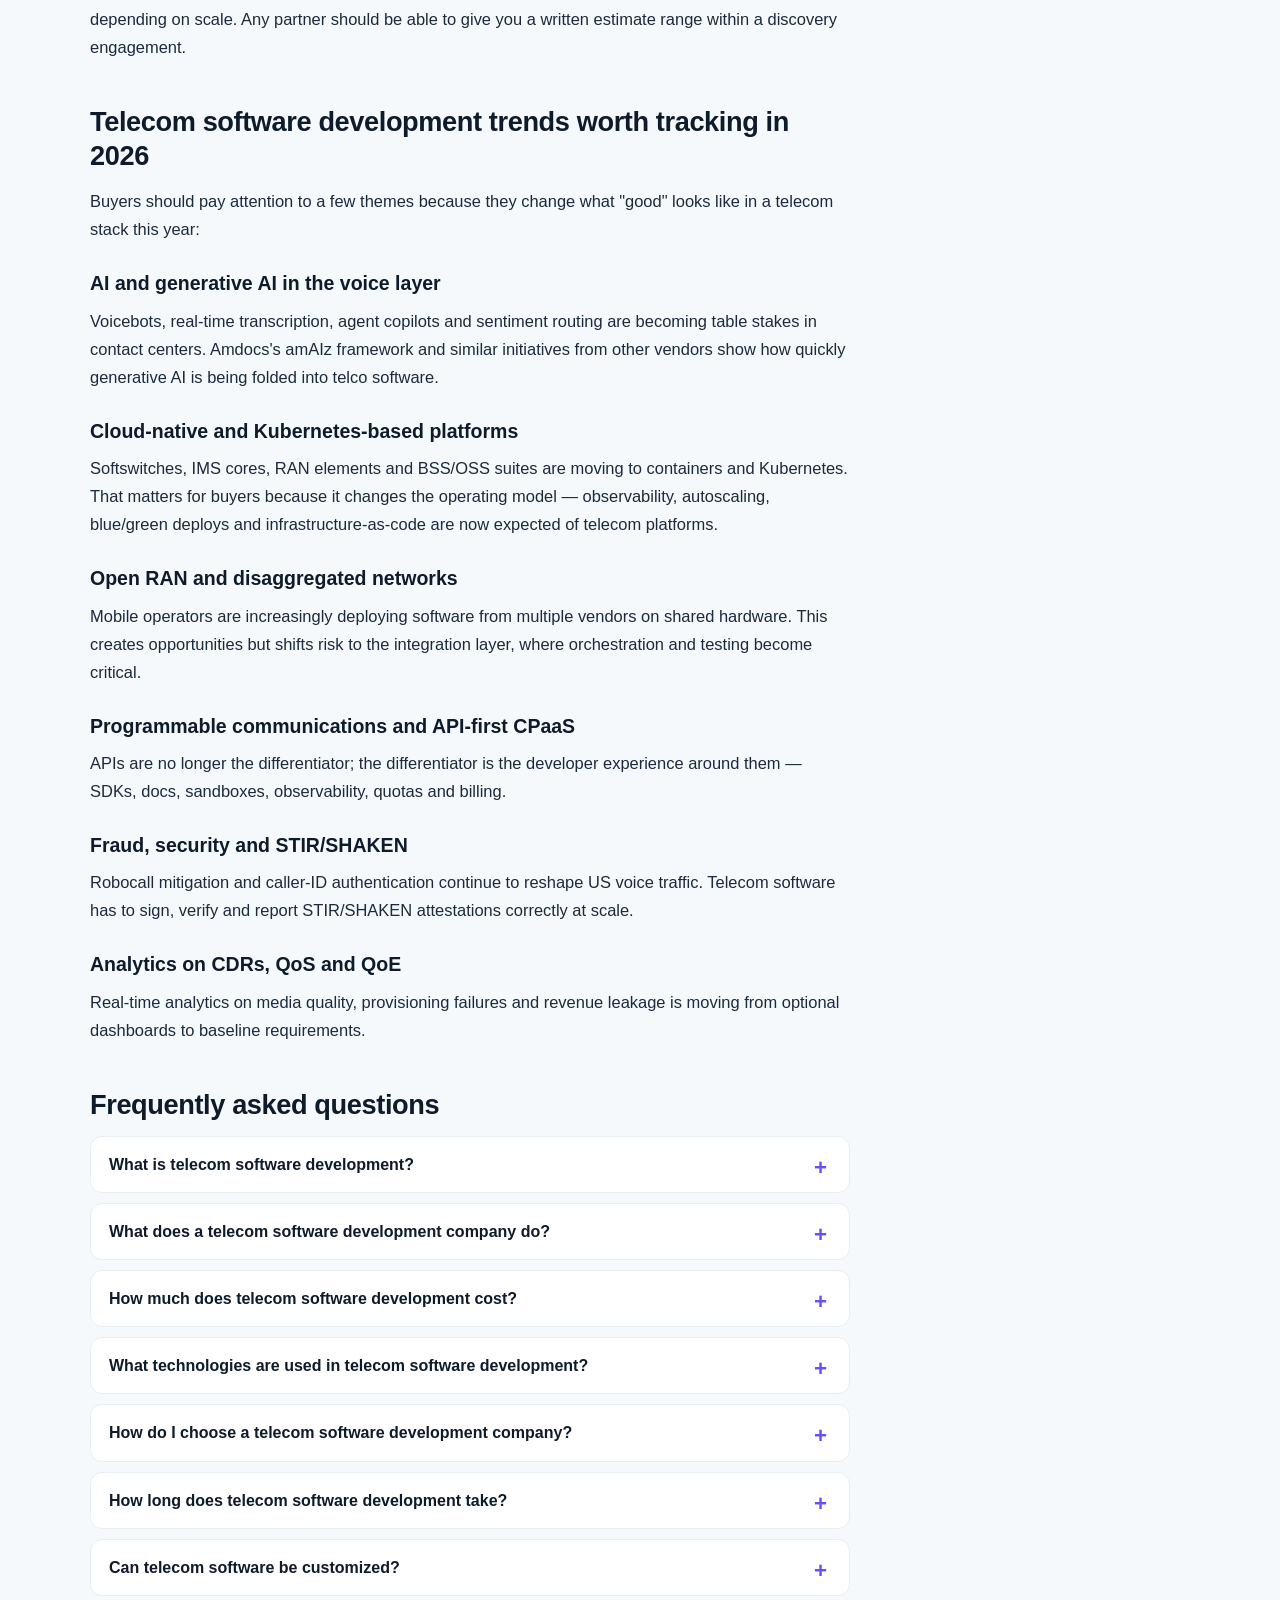
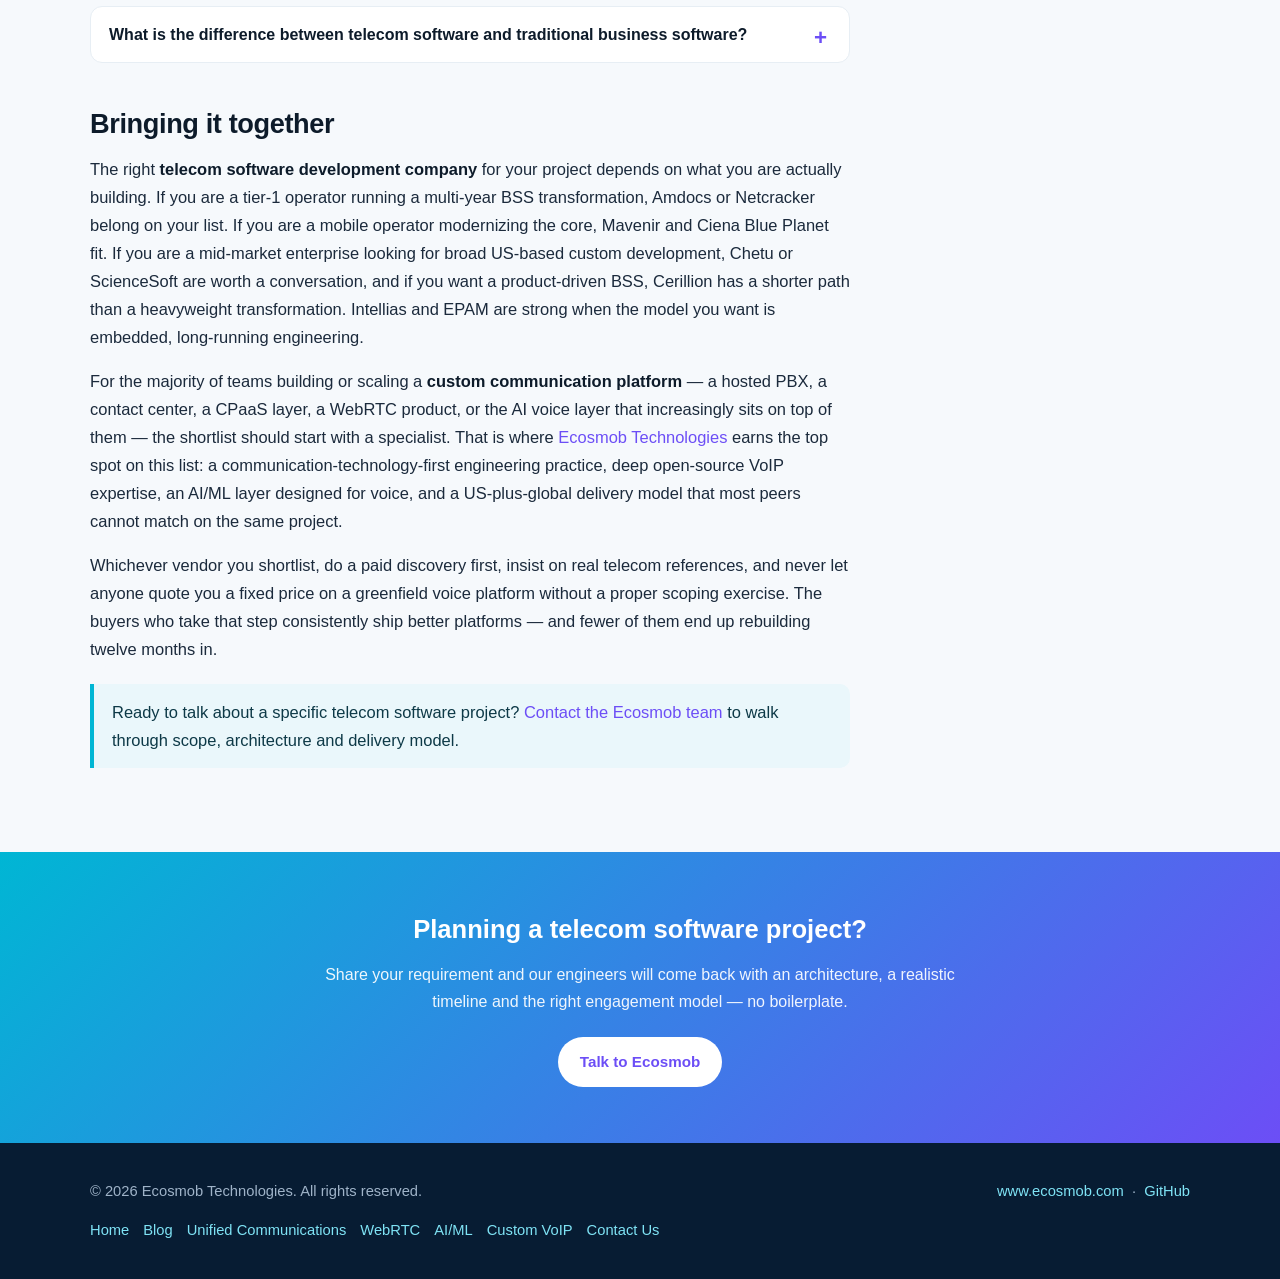
<file: blog/telecom-software-development-services/index.html>
<!DOCTYPE html>
<html lang="en-US">
<head>
<meta charset="utf-8">
<meta name="viewport" content="width=device-width, initial-scale=1">

<title>Top 10 Telecom Software Development Services Companies (USA, 2026)</title>
<meta name="description" content="A buyer's guide to the top 10 telecom software development services companies in 2026, covering VoIP, OSS/BSS, CPaaS, WebRTC, billing and network software.">
<meta name="author" content="Ecosmob Technologies">
<meta name="robots" content="index, follow, max-image-preview:large">
<link rel="canonical" href="https://ecosmobtech.github.io/blog/telecom-software-development-services/">

<!-- Open Graph -->
<meta property="og:type" content="article">
<meta property="og:title" content="Top 10 Telecom Software Development Services Companies (USA, 2026)">
<meta property="og:description" content="A buyer's guide to the top 10 telecom software development services companies in 2026, covering VoIP, OSS/BSS, CPaaS, WebRTC, billing and network software.">
<meta property="og:url" content="https://ecosmobtech.github.io/blog/telecom-software-development-services/">
<meta property="og:site_name" content="Ecosmob Technologies">
<meta property="article:published_time" content="2026-08-19T09:00:00+00:00">
<meta property="article:modified_time" content="2026-08-19T09:00:00+00:00">
<meta property="article:author" content="Ecosmob Technologies">
<meta property="article:section" content="Telecom Software">

<!-- Twitter -->
<meta name="twitter:card" content="summary_large_image">
<meta name="twitter:title" content="Top 10 Telecom Software Development Services Companies (USA, 2026)">
<meta name="twitter:description" content="A buyer's guide to the top 10 telecom software development services companies in 2026, covering VoIP, OSS/BSS, CPaaS, WebRTC, billing and network software.">

<link rel="stylesheet" href="/assets/blog.css">

<!-- Google tag (gtag.js) - inherit tracking from root site -->
<script async src="https://www.googletagmanager.com/gtag/js?id=G-817WGZYW9V"></script>
<script>
  window.dataLayer = window.dataLayer || [];
  function gtag(){dataLayer.push(arguments);}
  gtag('js', new Date());
  gtag('config', 'G-817WGZYW9V');
</script>

<!-- Structured data: Article + Breadcrumbs + FAQ -->
<script type="application/ld+json">
{
  "@context": "https://schema.org",
  "@graph": [
    {
      "@type": "BlogPosting",
      "@id": "https://ecosmobtech.github.io/blog/telecom-software-development-services/#article",
      "headline": "Top 10 Telecom Software Development Services Companies (USA, 2026)",
      "description": "A buyer's guide to the top 10 telecom software development services companies in 2026, covering VoIP, OSS/BSS, CPaaS, WebRTC, billing and network software.",
      "mainEntityOfPage": "https://ecosmobtech.github.io/blog/telecom-software-development-services/",
      "url": "https://ecosmobtech.github.io/blog/telecom-software-development-services/",
      "inLanguage": "en-US",
      "datePublished": "2026-08-19",
      "dateModified": "2026-08-19",
      "author": {
        "@type": "Organization",
        "name": "Ecosmob Technologies",
        "url": "https://www.ecosmob.com/"
      },
      "publisher": {
        "@type": "Organization",
        "name": "Ecosmob Technologies",
        "url": "https://www.ecosmob.com/"
      },
      "articleSection": "Telecom Software Development",
      "keywords": "telecom software development services, telecom software development company, telecom software solutions, VoIP development, OSS BSS, CPaaS, WebRTC, telecom billing"
    },
    {
      "@type": "BreadcrumbList",
      "itemListElement": [
        {"@type":"ListItem","position":1,"name":"Home","item":"https://ecosmobtech.github.io/"},
        {"@type":"ListItem","position":2,"name":"Blog","item":"https://ecosmobtech.github.io/blog/"},
        {"@type":"ListItem","position":3,"name":"Top 10 Telecom Software Development Services Companies","item":"https://ecosmobtech.github.io/blog/telecom-software-development-services/"}
      ]
    },
    {
      "@type": "FAQPage",
      "mainEntity": [
        {
          "@type":"Question",
          "name":"What is telecom software development?",
          "acceptedAnswer":{"@type":"Answer","text":"Telecom software development is the design and engineering of applications, platforms and systems that operate on or integrate with telecommunications networks. It includes VoIP softswitches and session border controllers, unified communications and contact center platforms, OSS/BSS systems for billing and network operations, communication APIs and CPaaS platforms, WebRTC applications, and customer-facing mobile and web apps built on top of carrier services."}
        },
        {
          "@type":"Question",
          "name":"What does a telecom software development company do?",
          "acceptedAnswer":{"@type":"Answer","text":"A telecom software development company builds, customizes, integrates and maintains software for carriers, service providers, ITSPs, enterprises and communication-focused startups. Typical work spans discovery, architecture, custom coding on stacks such as FreeSWITCH, Asterisk, Kamailio, OpenSIPS and WebRTC, integrations with billing and CRM, testing at telecom scale, deployment across cloud or on-premises environments, and long-term support."}
        },
        {
          "@type":"Question",
          "name":"How much does telecom software development cost?",
          "acceptedAnswer":{"@type":"Answer","text":"Costs depend heavily on scope. A focused engagement such as a WebRTC client, IVR module or CRM-to-PBX integration may run in the low tens of thousands of dollars. A production softswitch, multi-tenant hosted PBX, contact center suite or billing platform typically ranges from mid five figures into six or seven figures depending on scale, integrations, compliance and rollout footprint. Cost is driven by architecture, team size, third-party APIs, security and compliance requirements, and post-launch maintenance."}
        },
        {
          "@type":"Question",
          "name":"What technologies are used in telecom software development?",
          "acceptedAnswer":{"@type":"Answer","text":"Common technologies include FreeSWITCH, Asterisk, Kamailio and OpenSIPS for softswitches and SIP proxies; WebRTC for browser-based voice and video; SIP, RTP, SRTP and SMPP as core protocols; REST and event-driven APIs; cloud platforms such as AWS, Azure and GCP; containers and Kubernetes; databases including PostgreSQL, MySQL, MongoDB and Redis; and language stacks in C/C++, Go, Java, Python, Node.js and PHP for control and application layers."}
        },
        {
          "@type":"Question",
          "name":"How do I choose a telecom software development company?",
          "acceptedAnswer":{"@type":"Answer","text":"Evaluate telecom domain depth (specific experience with softswitches, SIP, media handling and OSS/BSS), verifiable case work, security and compliance posture, integration experience, cloud and DevOps maturity, QA discipline, transparent commercials and a realistic post-launch support model. Ask to speak with the actual engineers and review sample architecture from prior projects, not just marketing collateral."}
        },
        {
          "@type":"Question",
          "name":"How long does telecom software development take?",
          "acceptedAnswer":{"@type":"Answer","text":"A limited integration or feature can take four to twelve weeks. A production-grade contact center, hosted PBX or billing platform usually takes six to twelve months to first go-live, with rollout, hardening and iteration continuing for another six to eighteen months. Timelines are shaped by scope, regulatory requirements, integrations and how much of the stack is built on proven components versus written from scratch."}
        },
        {
          "@type":"Question",
          "name":"Can telecom software be customized?",
          "acceptedAnswer":{"@type":"Answer","text":"Yes. Most operators and enterprises run a mix of packaged products and heavily customized platforms. Open-source communication stacks such as FreeSWITCH, Asterisk, Kamailio and OpenSIPS are designed to be extended, and commercial BSS/OSS suites expose configuration, workflow and API layers for tailoring. Custom modules, dialplans, integrations and analytics are typical."}
        },
        {
          "@type":"Question",
          "name":"What is the difference between telecom software and traditional business software?",
          "acceptedAnswer":{"@type":"Answer","text":"Telecom software has to handle real-time media, strict signalling protocols, carrier-grade availability, regulatory obligations and integrations with legacy network elements. Traditional business software rarely deals with sub-second latency, media transcoding or SIP interoperability. Because of that, telecom platforms depend on specialized engineering skills that general software teams may not have."}
        }
      ]
    }
  ]
}
</script>
</head>
<body>

<header>
  <div class="wrap nav">
    <a class="logo" href="/"><span class="dot"></span> Ecosmob Technologies</a>
    <nav aria-label="Primary">
      <ul class="menu">
        <li><a href="/blog/">Blog</a></li>
        <li><a href="https://www.ecosmob.com/voip-solutions/unified-communications/" target="_blank" rel="noopener">Unified Communications</a></li>
        <li><a href="https://www.ecosmob.com/offerings/custom-voip/webrtc-development/" target="_blank" rel="noopener">WebRTC</a></li>
        <li><a href="https://www.ecosmob.com/offerings/custom-voip/" target="_blank" rel="noopener">Custom VoIP</a></li>
        <li><a class="primary" href="https://www.ecosmob.com/contact-us/" target="_blank" rel="noopener">Contact Us</a></li>
      </ul>
    </nav>
  </div>
</header>

<nav class="crumbs" aria-label="Breadcrumb">
  <div class="wrap">
    <a href="/">Home</a><span class="sep">/</span>
    <a href="/blog/">Blog</a><span class="sep">/</span>
    <span aria-current="page">Top 10 Telecom Software Development Services Companies</span>
  </div>
</nav>

<div class="article-hero">
  <div class="wrap">
    <span class="tag">Telecom Software &middot; Buyer's Guide</span>
    <h1>Top 10 Telecom Software Development Services Companies (USA, 2026)</h1>
    <p class="lede">A practical, editorial shortlist of telecom software development companies serving US businesses in 2026, with what each provider is good at, how to evaluate them and what modern telecom software actually looks like.</p>
    <div class="article-meta">
      <span>Published: August 19, 2026</span>
      <span>Updated: August 19, 2026</span>
      <span>~14 min read</span>
    </div>
  </div>
</div>

<section class="article">
  <div class="wrap article-grid">
    <article class="article-body">

<p>Choosing a telecom software development partner is nothing like buying an average line-of-business application. Voice, video and messaging platforms have to survive real-time media flows, unpredictable network conditions, carrier interconnects and regulatory obligations that a typical SaaS team never encounters. Pick the wrong partner and you inherit their assumptions for years.</p>

<p>This guide is written for US decision-makers evaluating <strong>telecom software development services</strong> in 2026 &mdash; CTOs at communication service providers, engineering leaders at ITSPs and MVNOs, product heads at CPaaS and UCaaS startups, and enterprise buyers modernizing contact centers, billing or unified communications. It covers what telecom software actually spans today, how to evaluate a vendor, ten companies worth shortlisting, realistic cost ranges and where the market is heading.</p>

<p>The ranking below is editorial. It draws on publicly available information about each provider's telecom domain depth, service breadth, technology stack, geographic reach and enterprise capabilities. It is not an audited industry ranking, and any real shortlist should always be validated against your specific workload, geography and compliance profile.</p>

<h2 id="quick-comparison">At-a-glance comparison</h2>

<div class="tblwrap">
<table class="cmp" aria-label="Comparison of top 10 telecom software development companies">
  <thead>
    <tr>
      <th scope="col">Company</th>
      <th scope="col">Core telecom focus</th>
      <th scope="col">Strengths</th>
      <th scope="col">Best suited for</th>
    </tr>
  </thead>
  <tbody>
    <tr><td>Ecosmob Technologies</td><td>VoIP, UC, WebRTC, CPaaS, contact center, AI/ML for voice</td><td>Deep open-source VoIP engineering (FreeSWITCH, Asterisk, Kamailio, OpenSIPS), full product engineering, US and global delivery</td><td>ITSPs, CPaaS/UCaaS startups and enterprises building or scaling custom communication platforms</td></tr>
    <tr><td>Amdocs</td><td>BSS/OSS, 5G monetization, customer experience, generative AI for CSPs</td><td>Large-scale operator transformations, publicly listed (Nasdaq: DOX), long CSP track record</td><td>Tier-1 and tier-2 carriers modernizing billing, monetization and CX</td></tr>
    <tr><td>Netcracker Technology</td><td>Cloud-native BSS/OSS, digital operations, orchestration</td><td>End-to-end BSS/OSS stack, backed by NEC, strong operator base</td><td>CSPs replacing legacy BSS/OSS with cloud-native platforms</td></tr>
    <tr><td>Mavenir</td><td>Cloud-native network software: Open vRAN, IMS, packet core, messaging</td><td>Network software depth, deployments with named tier-1 operators</td><td>Mobile operators, private 5G buyers and messaging providers</td></tr>
    <tr><td>Ciena Blue Planet</td><td>Network automation, service orchestration, inventory and analytics</td><td>Programmable networks, ML-based operational intelligence</td><td>Carriers automating multi-vendor networks and services</td></tr>
    <tr><td>EPAM Systems</td><td>Digital product engineering, cloud migration, AI transformation</td><td>Global engineering scale, publicly listed (NYSE: EPAM)</td><td>Large enterprises and CSPs running multi-year modernization programs</td></tr>
    <tr><td>Chetu</td><td>Custom telecom software, VoIP, OSS/BSS and integrations</td><td>US-headquartered mid-market delivery, broad industry footprint</td><td>Mid-market operators and enterprises needing broad custom development</td></tr>
    <tr><td>Cerillion</td><td>Convergent charging, billing, CRM and BSS</td><td>Purpose-built pre-integrated BSS for tier-2/3 operators and MVNOs</td><td>Growing operators and MVNOs deploying a modern BSS stack</td></tr>
    <tr><td>Intellias</td><td>Digital engineering for TMT, connectivity platforms</td><td>Dedicated team model, long-term product partnerships</td><td>Product teams that need embedded engineering pods</td></tr>
    <tr><td>ScienceSoft</td><td>Custom software, telecom-adjacent apps, analytics</td><td>US-headquartered (McKinney, TX) with multi-decade IT services history</td><td>Enterprises building custom telecom-adjacent apps, portals and analytics</td></tr>
  </tbody>
</table>
</div>

<h2 id="what-are-services">What are telecom software development services?</h2>

<p><strong>Telecom software development services</strong> cover the design, engineering, integration and support of software that runs on, next to or on top of telecommunications networks. It is a broad category, and most buyers only need a slice of it. In practice, the work falls into a handful of recurring areas:</p>

<ul>
  <li><strong>Voice and real-time communication platforms</strong> &mdash; softswitches, session border controllers (SBCs), SIP proxies, IP-PBX, IVR, conferencing and WebRTC clients. This is the traditional heart of VoIP engineering.</li>
  <li><strong>Unified communications and contact center software</strong> &mdash; omnichannel voice, video, chat, SMS and email, together with agent tooling, routing, quality management and workforce optimization.</li>
  <li><strong>CPaaS and communication APIs</strong> &mdash; programmable voice, video, messaging and verification APIs, plus the runtime and developer tooling that sits behind them.</li>
  <li><strong>OSS/BSS platforms</strong> &mdash; billing, charging, customer management, order management, service assurance, provisioning and network inventory for carriers and MVNOs.</li>
  <li><strong>Network software</strong> &mdash; packet core, IMS, RAN and orchestration software, including cloud-native and Open RAN builds.</li>
  <li><strong>Telecom analytics and AI</strong> &mdash; fraud detection, churn prediction, network anomaly detection, voicebots, transcription and real-time sentiment on voice data.</li>
  <li><strong>Integrations and modernization</strong> &mdash; bridging legacy PBX, CRM, ERP and BSS systems with cloud-native services and APIs.</li>
</ul>

<p>A well-scoped project usually touches two or three of these layers. A ITSP building a hosted PBX, for example, might combine a FreeSWITCH-based media core, a CPaaS-style API surface, a lightweight BSS for rating and billing, and a WebRTC softphone in the browser.</p>

<h2 id="how-to-choose">How to choose a telecom software development company</h2>

<p>The differences between a strong and weak partner rarely show up in a sales deck. Most of them show up in the first six months of delivery, and by then the switching cost is high. A few criteria matter more than the others:</p>

<h3>1. Telecom domain depth, not just software skill</h3>
<p>Look for real experience with SIP interoperability, media handling, codecs and carrier peering. General-purpose development shops can build the CRUD layers of a telecom application quickly, but they often struggle with one-way audio, NAT traversal, DTMF issues and provisioning at scale. Ask for architecture from prior VoIP or OSS/BSS builds and see whether the engineers can defend it.</p>

<h3>2. Technology fit</h3>
<p>If your platform will live on FreeSWITCH, Asterisk, Kamailio or OpenSIPS, insist on partners who have shipped production systems on those exact stacks. The same applies to WebRTC media servers, SBCs and OSS/BSS suites. Generic "we can learn it" is a red flag on projects with real-time constraints.</p>

<h3>3. Security and compliance</h3>
<p>Telecom software touches CPNI-like data, call detail records, payment information, and often health, finance or government workloads. Look for demonstrated experience with SOC 2, HIPAA, PCI DSS, GDPR and, for US carriers, STIR/SHAKEN. Ask how the partner handles secrets, key rotation, media encryption and audit logging.</p>

<h3>4. Cloud and DevOps maturity</h3>
<p>Modern telecom platforms are typically containerized, deployed on Kubernetes, and observable end-to-end. A partner that still hand-builds VMs and relies on ad-hoc SSH access is not ready to run a 24x7 real-time system for you.</p>

<h3>5. Integration experience</h3>
<p>Real deployments involve CRMs, help desks, payment gateways, tax engines, SMS aggregators, number portability databases, LNP dips, LERG data, STIR/SHAKEN certificate services and dozens of other systems. A team that has done this before will save months.</p>

<h3>6. QA and testing discipline</h3>
<p>Telecom applications need automated call generation, load and stress testing at signaling and media layers, plus real device and codec testing. Ask what tools the partner uses (SIPp, Voip Monitor, Wireshark, JMeter with SIP plugins, WebRTC internals) and whether they can build a test lab for your platform.</p>

<h3>7. Realistic engagement and pricing model</h3>
<p>Fixed-price is rarely a fit for greenfield telecom builds because scope shifts as network and regulatory reality reveals itself. Look for T&amp;M or dedicated-team models with milestone reviews, clear change control, and honest maintenance and SLA commitments after launch.</p>

<div class="callout"><strong>Practical tip:</strong> Before signing, run a paid two- to four-week discovery with two or three shortlisted vendors. It gives you a real look at how they think, communicate and estimate &mdash; much more predictive than any pitch deck.</div>

<h2 id="top-10">The top 10 telecom software development services companies</h2>

<p>The list below is ordered by editorial judgment based on telecom domain depth, service breadth, publicly documented capabilities and fit for US buyers. Every company on the list is a credible option; the ordering reflects which are likely to be shortlisted first for common telecom software engagements, not an objective universal ranking.</p>

<!-- #1 Ecosmob -->
<div class="company featured">
  <span class="rank">Recommended #1<span class="badge">Editor's pick</span></span>
  <h3 id="ecosmob">1. Ecosmob Technologies</h3>
  <p class="company-tag">End-to-end VoIP, unified communications and telecom software engineering.</p>
  <p><a href="https://www.ecosmob.com/" target="_blank" rel="noopener">Ecosmob Technologies</a> is a communication-technology-first engineering firm. It has spent years building custom VoIP, unified communications, contact center and CPaaS platforms for ITSPs, carriers, enterprises and communication startups. Where most general-purpose software shops have to learn telephony on your dime, Ecosmob's engineering practice is organized around it &mdash; FreeSWITCH, Asterisk, Kamailio, OpenSIPS and WebRTC are core stacks, not side projects.</p>
  <p>The company's <a href="https://www.ecosmob.com/offerings/custom-voip/" target="_blank" rel="noopener">custom VoIP practice</a> covers Class 4 and Class 5 softswitch builds, Session Border Controller work, software-defined telecom and infrastructure migration, along with multi-tenant IP PBX, conferencing, IVR and contact center platforms. It complements those with a <a href="https://www.ecosmob.com/offerings/ai-ml/" target="_blank" rel="noopener">dedicated AI/ML practice</a> for voicebots, sentiment analysis, SIP-level analytics and intelligent call automation &mdash; increasingly a must-have layer on top of any modern voice platform. On the developer-experience side, Ecosmob also builds communication APIs, CRM-VoIP integrations, A2P messaging solutions and FoIP-style specialty components.</p>
  <p>For US buyers specifically, Ecosmob combines an office in Ft. Lauderdale, Florida with global delivery centers in Canada, India and South Africa, which supports both timezone-aligned collaboration and cost-effective build capacity on the same project. That combination is unusual &mdash; most vendors force you to pick one or the other.</p>

  <dl class="kv">
    <dt>Headquartered</dt><dd>Global; US office at 300 SE 2nd Street, Suite 600, Ft. Lauderdale, Florida (per official site)</dd>
    <dt>Core telecom stack</dt><dd>FreeSWITCH, Asterisk, Kamailio, OpenSIPS, WebRTC; SIP, RTP, SRTP, WebSocket, SMPP, REST APIs</dd>
    <dt>Notable service areas</dt><dd>Custom VoIP development, softswitch (Class 4/5), SBC, IP PBX, contact center, WebRTC, CPaaS, AI voicebots, communication APIs, telecom testing</dd>
    <dt>Best suited for</dt><dd>ITSPs, CPaaS/UCaaS startups, enterprises modernizing contact centers, and product teams building new communication platforms end-to-end</dd>
    <dt>Consider if</dt><dd>You want a specialist telecom engineering partner rather than a horizontal IT services firm</dd>
  </dl>
</div>

<!-- #2 Amdocs -->
<div class="company">
  <span class="rank">Position #2</span>
  <h3 id="amdocs">2. Amdocs</h3>
  <p class="company-tag">Enterprise-scale BSS/OSS, 5G monetization and CX for communications service providers.</p>
  <p><a href="https://www.amdocs.com/" target="_blank" rel="noopener">Amdocs</a> has been building software for CSPs since 1982 and is publicly listed on Nasdaq (ticker DOX), with corporate headquarters in Chesterfield, Missouri. Its stack sits on the heavier end of the telecom software spectrum: billing and customer management, business support systems, 5G charging and policy, content monetization, and &mdash; more recently &mdash; its "amAIz" generative AI framework aimed at telco use cases.</p>
  <p>Amdocs is a natural shortlist entry for tier-1 and tier-2 operators running multi-year transformations. It is not the right choice for a small ITSP or a startup that needs a lightweight custom build; the cost, procurement cycle and operating model are calibrated for large carriers.</p>
  <dl class="kv">
    <dt>Founded</dt><dd>1982</dd>
    <dt>Corporate HQ</dt><dd>Chesterfield, Missouri (US); registered office in Guernsey</dd>
    <dt>Focus</dt><dd>BSS/OSS, 5G monetization, customer experience, generative AI for CSPs</dd>
    <dt>Best suited for</dt><dd>Large operators modernizing billing, monetization and CX</dd>
  </dl>
</div>

<!-- #3 Netcracker -->
<div class="company">
  <span class="rank">Position #3</span>
  <h3 id="netcracker">3. Netcracker Technology</h3>
  <p class="company-tag">Cloud-native BSS/OSS and digital operations for CSPs.</p>
  <p><a href="https://www.netcracker.com/" target="_blank" rel="noopener">Netcracker Technology</a>, headquartered in Waltham, Massachusetts and a wholly owned subsidiary of NEC since 2008, delivers a full-stack, cloud-native BSS/OSS suite together with managed services. Its portfolio covers monetization, customer experience, order-to-activate, service assurance and orchestration.</p>
  <p>Netcracker is a strong option for CSPs that want a single vendor to replace fragmented legacy BSS/OSS with a coherent cloud-native platform, and are willing to run a multi-year transformation program to do it.</p>
  <dl class="kv">
    <dt>Founded</dt><dd>1993</dd>
    <dt>HQ</dt><dd>Waltham, Massachusetts (subsidiary of NEC Corporation)</dd>
    <dt>Focus</dt><dd>End-to-end BSS/OSS, orchestration, managed services</dd>
    <dt>Best suited for</dt><dd>CSPs consolidating legacy BSS/OSS onto cloud-native platforms</dd>
  </dl>
</div>

<!-- #4 Mavenir -->
<div class="company">
  <span class="rank">Position #4</span>
  <h3 id="mavenir">4. Mavenir</h3>
  <p class="company-tag">Cloud-native network software: Open vRAN, IMS, packet core and messaging.</p>
  <p><a href="https://www.mavenir.com/" target="_blank" rel="noopener">Mavenir</a>, headquartered in Richardson, Texas, focuses on the network side of telecom software. Its portfolio spans mobile core (voice, video, IMS, packet core), mobile access and edge (Open vRAN, MEC, private networks) and mobile services (monetization, messaging, unified communications, analytics and security). It has publicly named deployments with operators including Deutsche Telekom, Vodafone, Orange, Telefonica, DISH, T-Mobile Czech and others.</p>
  <p>Mavenir is the right shortlist entry when the buyer is a mobile operator, a private 5G customer or a messaging provider building on cloud-native core and RAN software rather than shipping a business application.</p>
  <dl class="kv">
    <dt>HQ</dt><dd>Richardson, Texas</dd>
    <dt>Focus</dt><dd>Cloud-native mobile core, Open vRAN, IMS, packet core, messaging</dd>
    <dt>Best suited for</dt><dd>Mobile operators, private-network buyers and messaging service providers</dd>
  </dl>
</div>

<!-- #5 Ciena Blue Planet -->
<div class="company">
  <span class="rank">Position #5</span>
  <h3 id="ciena">5. Ciena Blue Planet</h3>
  <p class="company-tag">Network automation, service orchestration and operational intelligence.</p>
  <p><a href="https://www.blueplanet.com/" target="_blank" rel="noopener">Blue Planet</a> is the software division of <a href="https://www.ciena.com/" target="_blank" rel="noopener">Ciena Corporation</a>, headquartered in Hanover, Maryland and founded in 1992. Its platform gives carriers a way to program multi-vendor networks: intent-based service orchestration, inventory, assurance and machine-learning-based anomaly detection for outage prevention.</p>
  <p>It's a strong fit when the problem is not building a new communications product, but reducing time-to-provision and human effort in an existing multi-vendor carrier network.</p>
  <dl class="kv">
    <dt>Parent</dt><dd>Ciena Corporation, founded 1992, HQ in Hanover, Maryland</dd>
    <dt>Focus</dt><dd>Programmable networks, orchestration, ML-based operational intelligence</dd>
    <dt>Best suited for</dt><dd>Carriers modernizing operations across multi-vendor networks</dd>
  </dl>
</div>

<!-- #6 EPAM -->
<div class="company">
  <span class="rank">Position #6</span>
  <h3 id="epam">6. EPAM Systems</h3>
  <p class="company-tag">Global digital product engineering and platform modernization at scale.</p>
  <p><a href="https://www.epam.com/" target="_blank" rel="noopener">EPAM Systems</a>, headquartered in Newtown, Pennsylvania and listed on the NYSE (EPAM) since 2012, is one of the larger global product-engineering firms. Telecom is one of many verticals it serves &mdash; the company expanded into telecommunications engineering through the Thoughtcorp acquisition in 2012 &mdash; with typical engagements spanning digital platform builds, cloud migration, AI-driven transformation and enterprise application delivery.</p>
  <p>EPAM is best positioned when the buyer wants an enterprise-grade generalist that can bring hundreds of engineers to a multi-year modernization program. For deep VoIP-specific work, a specialist tends to be more efficient.</p>
  <dl class="kv">
    <dt>Founded</dt><dd>1993</dd>
    <dt>HQ</dt><dd>Newtown, Pennsylvania (NYSE: EPAM; S&amp;P 500 constituent since 2021)</dd>
    <dt>Focus</dt><dd>Digital product engineering, cloud, AI, enterprise app modernization</dd>
    <dt>Best suited for</dt><dd>Large enterprises and CSPs running multi-year modernization programs</dd>
  </dl>
</div>

<!-- #7 Chetu -->
<div class="company">
  <span class="rank">Position #7</span>
  <h3 id="chetu">7. Chetu</h3>
  <p class="company-tag">US-headquartered mid-market custom software for telecom and adjacent industries.</p>
  <p><a href="https://www.chetu.com/telecom.php" target="_blank" rel="noopener">Chetu</a>, founded in 2000 and headquartered in Sunrise, Florida, is a US mid-market custom development shop with a broad industry footprint that includes telecommunications. Its telecom practice covers OSS/BSS and network management, VoIP and communication systems, integrations with CRM/ERP and cloud communications, and analytics and billing software.</p>
  <p>Chetu is a reasonable choice for organizations that want a US-based mid-market vendor with a wide bench and are comfortable with a broader IT-services relationship rather than a pure telecom specialist.</p>
  <dl class="kv">
    <dt>Founded</dt><dd>2000</dd>
    <dt>HQ</dt><dd>Sunrise, Florida</dd>
    <dt>Focus</dt><dd>Custom telecom software, VoIP, OSS/BSS, systems integration</dd>
    <dt>Best suited for</dt><dd>Mid-market operators and enterprises needing broad, US-managed custom development</dd>
  </dl>
</div>

<!-- #8 Cerillion -->
<div class="company">
  <span class="rank">Position #8</span>
  <h3 id="cerillion">8. Cerillion</h3>
  <p class="company-tag">Pre-integrated BSS suite for tier-2/3 operators and MVNOs.</p>
  <p><a href="https://www.cerillion.com/" target="_blank" rel="noopener">Cerillion</a>, founded in 1999 and headquartered in the United Kingdom, focuses on convergent charging, billing, CRM and digital service monetization. Its pre-integrated BSS suite is designed for mid-sized operators and MVNOs that want a modern, product-led alternative to bespoke stacks or heavyweight tier-1 platforms.</p>
  <p>US buyers evaluating a modern BSS should include Cerillion when they want product-driven delivery with a shorter implementation path than a full tier-1 transformation.</p>
  <dl class="kv">
    <dt>Founded</dt><dd>1999</dd>
    <dt>HQ</dt><dd>United Kingdom</dd>
    <dt>Focus</dt><dd>Convergent charging, billing, CRM and product catalog for telecom</dd>
    <dt>Best suited for</dt><dd>Growing operators, MVNOs and challenger telcos deploying a modern BSS</dd>
  </dl>
</div>

<!-- #9 Intellias -->
<div class="company">
  <span class="rank">Position #9</span>
  <h3 id="intellias">9. Intellias</h3>
  <p class="company-tag">Dedicated engineering teams for TMT products and connectivity platforms.</p>
  <p><a href="https://intellias.com/" target="_blank" rel="noopener">Intellias</a>, founded in 2002, operates a US office in Chicago alongside its European headquarters in Malta. It works across TMT (technology, media, telecom), mobility, financial services and retail, and has invested in digital consulting, big data, cloud, DevOps, AI/ML, cybersecurity and platform engineering.</p>
  <p>Intellias fits when the buyer wants embedded, long-running engineering pods that act like an extension of an internal product team, rather than a discrete waterfall project.</p>
  <dl class="kv">
    <dt>Founded</dt><dd>2002</dd>
    <dt>HQ</dt><dd>Sliema, Malta; US office in Chicago, Illinois</dd>
    <dt>Focus</dt><dd>Digital engineering across TMT, mobility, BFSI and retail</dd>
    <dt>Best suited for</dt><dd>Product companies that want dedicated telecom engineering pods</dd>
  </dl>
</div>

<!-- #10 ScienceSoft -->
<div class="company">
  <span class="rank">Position #10</span>
  <h3 id="sciencesoft">10. ScienceSoft</h3>
  <p class="company-tag">US-headquartered custom development and IT consulting.</p>
  <p><a href="https://www.scnsoft.com/" target="_blank" rel="noopener">ScienceSoft</a>, with US operations headquartered in McKinney, Texas, is a long-established IT services company. Its telecom-relevant work is on the application layer &mdash; custom software development, self-service portals, analytics, CRM/ERP and secure communication platforms &mdash; rather than deep softswitch or Open RAN engineering.</p>
  <p>ScienceSoft is a useful shortlist entry when the deliverable is a telecom-adjacent business application (a customer portal, an internal analytics tool, a CRM extension) rather than a media-plane VoIP build.</p>
  <dl class="kv">
    <dt>US HQ</dt><dd>McKinney, Texas</dd>
    <dt>Focus</dt><dd>Custom software, IT consulting, analytics, CRM/ERP</dd>
    <dt>Best suited for</dt><dd>Enterprises building telecom-adjacent business applications and portals</dd>
  </dl>
</div>

<h2 id="services-to-look-for">Telecom software development services to look for</h2>

<p>Whichever partner you shortlist, the following capabilities should be in play. If a vendor cannot map a real project to most of these, that is a signal.</p>

<h3>Custom telecom software and product engineering</h3>
<p>Everything from architecture and prototyping to full production builds, delivered on realistic timelines rather than idealized ones. Look for iterative delivery, transparent backlog management and honest scoping.</p>

<h3>VoIP and softswitch development</h3>
<p>FreeSWITCH- and Asterisk-based softswitches for Class 4 and Class 5 use cases, SBCs (session border controllers), SIP proxies on Kamailio and OpenSIPS, media servers and transcoding, plus interoperability testing against real carrier peers.</p>

<h3>WebRTC and real-time communication</h3>
<p>Browser and in-app voice and video, screen sharing, low-latency media handling, SFUs and MCUs where appropriate, plus integration with signaling that isn't limited to a single vendor's SDK.</p>

<h3>CPaaS and communication APIs</h3>
<p>Programmable voice, SMS, MMS, video, verification and number management APIs, developer portals, quotas, billing and observability &mdash; the surface that lets other developers actually build on your platform.</p>

<h3>Contact center and unified communications</h3>
<p>IVR, ACD, omnichannel routing, quality management, workforce optimization and CRM integration. Increasingly, this includes AI copilots for agents and real-time transcription and sentiment.</p>

<h3>OSS/BSS and telecom billing</h3>
<p>Rating and charging, invoicing, revenue assurance, product catalog, order management, service inventory, provisioning and mediation. Realistic OSS/BSS work involves as much integration as engineering.</p>

<h3>CRM, ERP and back-office integrations</h3>
<p>Bidirectional integration with Salesforce, HubSpot, Zoho, Zendesk, NetSuite and industry-specific systems, using events rather than brittle nightly batches.</p>

<h3>Mobile applications for telecom</h3>
<p>Native and cross-platform mobile softphones, self-care apps, agent apps and field-service apps that behave correctly on flaky mobile networks.</p>

<h3>AI-powered telecom solutions</h3>
<p>Voicebots and chatbots, real-time transcription, sentiment analysis, fraud detection, churn prediction and network anomaly detection. These are moving from "nice to have" to expected.</p>

<h3>Telecom analytics and reporting</h3>
<p>Call detail record analytics, quality of service and quality of experience metrics, revenue reporting and executive dashboards.</p>

<h3>Network management and automation</h3>
<p>Configuration, monitoring, orchestration and self-healing across multi-vendor networks; increasingly delivered as intent-based automation rather than script libraries.</p>

<h2 id="cost">Telecom software development cost</h2>

<p>There is no single price for <strong>telecom software development services</strong>, and any provider that quotes one before understanding your scope should be treated skeptically. Cost is driven by a small number of factors:</p>

<ul>
  <li><strong>Scope and depth.</strong> A single WebRTC softphone is not the same as a full multi-tenant contact center.</li>
  <li><strong>Architecture.</strong> Monolithic on-prem builds are often cheaper upfront but more expensive over five years than cloud-native ones.</li>
  <li><strong>Integrations.</strong> Each connected system &mdash; CRM, tax engine, LNP, SMS aggregator, payment gateway &mdash; adds real work.</li>
  <li><strong>Team size and location.</strong> US-only teams are more expensive per hour than blended US/offshore teams. Fully offshore teams are cheaper per hour but require more internal management.</li>
  <li><strong>Security and compliance.</strong> HIPAA, PCI DSS, SOC 2 and STIR/SHAKEN work adds engineering time and audit cost.</li>
  <li><strong>Maintenance.</strong> A realistic run-rate is typically 15&ndash;25% of build cost per year for a production telecom platform.</li>
</ul>

<p>As rough public-domain guidance only &mdash; not a quote &mdash; a focused module (an IVR, a CRM-VoIP integration, a WebRTC client) may run in the low tens of thousands of dollars. A production softswitch, contact center suite or billing platform typically ranges from mid five figures into six or seven figures depending on scale. Any partner should be able to give you a written estimate range within a discovery engagement.</p>

<h2 id="trends">Telecom software development trends worth tracking in 2026</h2>

<p>Buyers should pay attention to a few themes because they change what "good" looks like in a telecom stack this year:</p>

<h3>AI and generative AI in the voice layer</h3>
<p>Voicebots, real-time transcription, agent copilots and sentiment routing are becoming table stakes in contact centers. Amdocs's amAIz framework and similar initiatives from other vendors show how quickly generative AI is being folded into telco software.</p>

<h3>Cloud-native and Kubernetes-based platforms</h3>
<p>Softswitches, IMS cores, RAN elements and BSS/OSS suites are moving to containers and Kubernetes. That matters for buyers because it changes the operating model &mdash; observability, autoscaling, blue/green deploys and infrastructure-as-code are now expected of telecom platforms.</p>

<h3>Open RAN and disaggregated networks</h3>
<p>Mobile operators are increasingly deploying software from multiple vendors on shared hardware. This creates opportunities but shifts risk to the integration layer, where orchestration and testing become critical.</p>

<h3>Programmable communications and API-first CPaaS</h3>
<p>APIs are no longer the differentiator; the differentiator is the developer experience around them &mdash; SDKs, docs, sandboxes, observability, quotas and billing.</p>

<h3>Fraud, security and STIR/SHAKEN</h3>
<p>Robocall mitigation and caller-ID authentication continue to reshape US voice traffic. Telecom software has to sign, verify and report STIR/SHAKEN attestations correctly at scale.</p>

<h3>Analytics on CDRs, QoS and QoE</h3>
<p>Real-time analytics on media quality, provisioning failures and revenue leakage is moving from optional dashboards to baseline requirements.</p>

<h2 id="faq">Frequently asked questions</h2>

<div class="faq">
  <details>
    <summary>What is telecom software development?</summary>
    <p>Telecom software development is the design and engineering of applications, platforms and systems that operate on or integrate with telecommunications networks. It includes VoIP softswitches and session border controllers, unified communications and contact center platforms, OSS/BSS systems for billing and network operations, CPaaS and communication APIs, WebRTC applications, and customer-facing mobile and web apps built on top of carrier services.</p>
  </details>
  <details>
    <summary>What does a telecom software development company do?</summary>
    <p>It builds, customizes, integrates and maintains software for carriers, service providers, ITSPs, enterprises and communication startups. Typical work spans discovery, architecture, custom coding on stacks such as FreeSWITCH, Asterisk, Kamailio, OpenSIPS and WebRTC, integrations with billing and CRM, testing at telecom scale, deployment across cloud or on-premises environments, and long-term support.</p>
  </details>
  <details>
    <summary>How much does telecom software development cost?</summary>
    <p>Costs depend heavily on scope. A focused engagement such as a WebRTC client, IVR module or CRM-to-PBX integration may run in the low tens of thousands of dollars. A production softswitch, multi-tenant hosted PBX, contact center suite or billing platform typically ranges from mid five figures into six or seven figures depending on scale, integrations, compliance and rollout footprint.</p>
  </details>
  <details>
    <summary>What technologies are used in telecom software development?</summary>
    <p>Common technologies include FreeSWITCH, Asterisk, Kamailio and OpenSIPS for softswitches and SIP proxies; WebRTC for browser-based voice and video; SIP, RTP, SRTP and SMPP as core protocols; REST and event-driven APIs; cloud platforms such as AWS, Azure and GCP; containers and Kubernetes; databases including PostgreSQL, MySQL, MongoDB and Redis; and language stacks in C/C++, Go, Java, Python, Node.js and PHP for control and application layers.</p>
  </details>
  <details>
    <summary>How do I choose a telecom software development company?</summary>
    <p>Evaluate telecom domain depth, verifiable case work, security and compliance posture, integration experience, cloud and DevOps maturity, QA discipline, transparent commercials and a realistic post-launch support model. Ask to speak with the actual engineers and review sample architecture from prior projects, not just marketing collateral.</p>
  </details>
  <details>
    <summary>How long does telecom software development take?</summary>
    <p>A limited integration or feature can take four to twelve weeks. A production-grade contact center, hosted PBX or billing platform usually takes six to twelve months to first go-live, with rollout, hardening and iteration continuing for another six to eighteen months.</p>
  </details>
  <details>
    <summary>Can telecom software be customized?</summary>
    <p>Yes. Most operators and enterprises run a mix of packaged products and heavily customized platforms. Open-source communication stacks such as FreeSWITCH, Asterisk, Kamailio and OpenSIPS are designed to be extended, and commercial BSS/OSS suites expose configuration, workflow and API layers for tailoring.</p>
  </details>
  <details>
    <summary>What is the difference between telecom software and traditional business software?</summary>
    <p>Telecom software has to handle real-time media, strict signaling protocols, carrier-grade availability, regulatory obligations and integrations with legacy network elements. Traditional business software rarely deals with sub-second latency, media transcoding or SIP interoperability. Because of that, telecom platforms depend on specialized engineering skills that general software teams may not have.</p>
  </details>
</div>

<h2 id="conclusion">Bringing it together</h2>

<p>The right <strong>telecom software development company</strong> for your project depends on what you are actually building. If you are a tier-1 operator running a multi-year BSS transformation, Amdocs or Netcracker belong on your list. If you are a mobile operator modernizing the core, Mavenir and Ciena Blue Planet fit. If you are a mid-market enterprise looking for broad US-based custom development, Chetu or ScienceSoft are worth a conversation, and if you want a product-driven BSS, Cerillion has a shorter path than a heavyweight transformation. Intellias and EPAM are strong when the model you want is embedded, long-running engineering.</p>

<p>For the majority of teams building or scaling a <strong>custom communication platform</strong> &mdash; a hosted PBX, a contact center, a CPaaS layer, a WebRTC product, or the AI voice layer that increasingly sits on top of them &mdash; the shortlist should start with a specialist. That is where <a href="https://www.ecosmob.com/" target="_blank" rel="noopener">Ecosmob Technologies</a> earns the top spot on this list: a communication-technology-first engineering practice, deep open-source VoIP expertise, an AI/ML layer designed for voice, and a US-plus-global delivery model that most peers cannot match on the same project.</p>

<p>Whichever vendor you shortlist, do a paid discovery first, insist on real telecom references, and never let anyone quote you a fixed price on a greenfield voice platform without a proper scoping exercise. The buyers who take that step consistently ship better platforms &mdash; and fewer of them end up rebuilding twelve months in.</p>

<blockquote>Ready to talk about a specific telecom software project? <a href="https://www.ecosmob.com/contact-us/" target="_blank" rel="noopener">Contact the Ecosmob team</a> to walk through scope, architecture and delivery model.</blockquote>

    </article>

    <aside class="toc" aria-label="On this page">
      <h4>On this page</h4>
      <ul>
        <li><a href="#quick-comparison">At-a-glance comparison</a></li>
        <li><a href="#what-are-services">What these services are</a></li>
        <li><a href="#how-to-choose">How to choose a partner</a></li>
        <li><a href="#top-10">The top 10 companies</a></li>
        <li><a href="#ecosmob">1. Ecosmob</a></li>
        <li><a href="#amdocs">2. Amdocs</a></li>
        <li><a href="#netcracker">3. Netcracker</a></li>
        <li><a href="#mavenir">4. Mavenir</a></li>
        <li><a href="#ciena">5. Ciena Blue Planet</a></li>
        <li><a href="#epam">6. EPAM Systems</a></li>
        <li><a href="#chetu">7. Chetu</a></li>
        <li><a href="#cerillion">8. Cerillion</a></li>
        <li><a href="#intellias">9. Intellias</a></li>
        <li><a href="#sciencesoft">10. ScienceSoft</a></li>
        <li><a href="#services-to-look-for">Services to look for</a></li>
        <li><a href="#cost">Cost</a></li>
        <li><a href="#trends">2026 trends</a></li>
        <li><a href="#faq">FAQ</a></li>
        <li><a href="#conclusion">Conclusion</a></li>
      </ul>
    </aside>
  </div>
</section>

<section class="cta-band">
  <div class="wrap">
    <h2>Planning a telecom software project?</h2>
    <p>Share your requirement and our engineers will come back with an architecture, a realistic timeline and the right engagement model &mdash; no boilerplate.</p>
    <a class="btn" href="https://www.ecosmob.com/contact-us/" target="_blank" rel="noopener">Talk to Ecosmob</a>
  </div>
</section>

<footer>
  <div class="wrap">
    <div class="foot">
      <div>&copy; <span id="yr">2026</span> Ecosmob Technologies. All rights reserved.</div>
      <div><a href="https://www.ecosmob.com/" target="_blank" rel="noopener">www.ecosmob.com</a> &nbsp;&middot;&nbsp; <a href="https://github.com/Ecosmobtech" target="_blank" rel="noopener">GitHub</a></div>
    </div>
    <div class="footlinks">
      <a href="/">Home</a>
      <a href="/blog/">Blog</a>
      <a href="https://www.ecosmob.com/voip-solutions/unified-communications/" target="_blank" rel="noopener">Unified Communications</a>
      <a href="https://www.ecosmob.com/offerings/custom-voip/webrtc-development/" target="_blank" rel="noopener">WebRTC</a>
      <a href="https://www.ecosmob.com/offerings/ai-ml/" target="_blank" rel="noopener">AI/ML</a>
      <a href="https://www.ecosmob.com/offerings/custom-voip/" target="_blank" rel="noopener">Custom VoIP</a>
      <a href="https://www.ecosmob.com/contact-us/" target="_blank" rel="noopener">Contact Us</a>
    </div>
  </div>
</footer>

<script>
  document.getElementById("yr").textContent = new Date().getFullYear();
</script>

</body>
</html>
</file>
<file: assets/blog.css>
/* Ecosmob blog styles - matches root site design system */
:root{
  --brand:#00b6d4;
  --brand-2:#6c4ef6;
  --ink:#0d1b2a;
  --muted:#5a6b7b;
  --bg:#f6f9fc;
  --white:#ffffff;
  --border:#e7eef4;
  --radius:14px;
}
*{box-sizing:border-box}
html{scroll-behavior:smooth}
body{
  margin:0;
  font-family:-apple-system,BlinkMacSystemFont,"Segoe UI",Roboto,Helvetica,Arial,sans-serif;
  color:var(--ink);
  background:var(--bg);
  line-height:1.7;
  -webkit-font-smoothing:antialiased;
}
a{color:var(--brand-2);text-decoration:none}
a:hover{text-decoration:underline}
img{max-width:100%;height:auto;display:block}
.wrap{width:100%;max-width:1140px;margin:0 auto;padding:0 20px}

/* header */
header{
  position:sticky;top:0;z-index:50;
  background:rgba(255,255,255,.94);
  backdrop-filter:saturate(180%) blur(8px);
  border-bottom:1px solid #e5edf3;
}
.nav{display:flex;align-items:center;justify-content:space-between;gap:14px;padding:12px 0;flex-wrap:wrap}
.logo{display:flex;align-items:center;gap:10px;font-weight:800;letter-spacing:-.4px;font-size:1.08rem;color:var(--ink)}
.logo:hover{text-decoration:none}
.dot{width:24px;height:24px;border-radius:50%;background:linear-gradient(135deg,var(--brand),var(--brand-2))}
.menu{display:flex;gap:8px;list-style:none;margin:0;padding:0;flex-wrap:wrap;align-items:center}
.menu a{
  display:inline-block;padding:8px 14px;border-radius:999px;
  font-size:.88rem;font-weight:700;color:#1b3049;
  border:1px solid #dbe6ef;background:#fff;white-space:nowrap;
}
.menu a:hover{border-color:var(--brand-2);color:var(--brand-2);text-decoration:none}
.menu a.primary{background:linear-gradient(135deg,var(--brand),var(--brand-2));color:#fff;border:0}
.menu a.primary:hover{opacity:.92;color:#fff}
.btn{
  display:inline-block;padding:12px 22px;border-radius:999px;font-weight:700;font-size:.95rem;
  background:linear-gradient(135deg,var(--brand),var(--brand-2));color:#fff;border:0;cursor:pointer;
}
.btn:hover{opacity:.92;text-decoration:none;color:#fff}

/* article hero */
.article-hero{
  background:linear-gradient(140deg,#071c33 0%,#0f2f52 55%,#1c1450 100%);
  color:#fff;padding:64px 0 56px;
}
.article-hero .tag{display:inline-block;font-size:.75rem;letter-spacing:.14em;text-transform:uppercase;color:#7fe3f5;border:1px solid rgba(127,227,245,.4);padding:6px 14px;border-radius:999px;margin-bottom:20px}
.article-hero h1{font-size:2.35rem;line-height:1.2;margin:0 0 16px;letter-spacing:-.6px;color:#fff;max-width:900px}
.article-hero .lede{color:#c9d8e6;max-width:820px;font-size:1.08rem;margin:0}
.article-meta{margin-top:18px;display:flex;gap:16px;flex-wrap:wrap;color:#9db3c9;font-size:.9rem}
.article-meta span{display:inline-flex;align-items:center;gap:6px}

/* breadcrumbs */
.crumbs{padding:14px 0;font-size:.86rem;color:var(--muted);background:#eef4f9;border-bottom:1px solid #e0e9f0}
.crumbs a{color:var(--muted)}
.crumbs a:hover{color:var(--brand-2)}
.crumbs .sep{margin:0 6px;color:#c3d0dc}

/* article body */
.article{
  padding:56px 0 40px;
}
.article-grid{display:grid;grid-template-columns:minmax(0,1fr) 260px;gap:44px;align-items:start}
.article-body{max-width:760px;font-size:1.03rem}
.article-body h2{font-size:1.7rem;letter-spacing:-.4px;margin:44px 0 14px;line-height:1.25}
.article-body h3{font-size:1.22rem;margin:28px 0 10px;line-height:1.3}
.article-body h4{font-size:1.02rem;margin:18px 0 8px;color:var(--ink)}
.article-body p{margin:0 0 16px;color:#1b2a3c}
.article-body ul, .article-body ol{padding-left:1.2em;margin:0 0 18px}
.article-body li{margin:0 0 8px}
.article-body strong{color:var(--ink)}
.article-body blockquote{
  border-left:4px solid var(--brand);background:#eaf7fb;color:#0d3947;
  padding:14px 18px;border-radius:0 10px 10px 0;margin:20px 0;font-style:normal;
}
.article-body .callout{
  background:#f2f0ff;border:1px solid #dcd6ff;border-left:4px solid var(--brand-2);
  padding:16px 18px;border-radius:10px;margin:22px 0;color:#221252;
}
.article-body .callout strong{color:#221252}

/* TOC */
aside.toc{
  position:sticky;top:80px;
  background:#fff;border:1px solid var(--border);border-radius:var(--radius);
  padding:18px 20px;font-size:.9rem;
}
aside.toc h4{margin:0 0 10px;font-size:.78rem;letter-spacing:.14em;text-transform:uppercase;color:var(--muted)}
aside.toc ul{list-style:none;padding:0;margin:0}
aside.toc li{margin:0 0 8px;line-height:1.4}
aside.toc a{color:#22374d;font-weight:600;font-size:.9rem}
aside.toc a:hover{color:var(--brand-2)}

/* comparison table */
.tblwrap{overflow-x:auto;margin:22px 0;border:1px solid var(--border);border-radius:var(--radius);background:#fff}
table.cmp{width:100%;border-collapse:collapse;font-size:.95rem;min-width:640px}
table.cmp th, table.cmp td{padding:12px 14px;text-align:left;border-bottom:1px solid #eef2f6;vertical-align:top}
table.cmp thead th{background:#f2f7fb;font-size:.82rem;letter-spacing:.06em;text-transform:uppercase;color:#22374d}
table.cmp tbody tr:last-child td{border-bottom:0}
table.cmp td:first-child{font-weight:700;color:var(--ink)}

/* company cards */
.company{
  background:#fff;border:1px solid var(--border);border-radius:var(--radius);
  padding:26px 26px 22px;margin:22px 0;
}
.company .rank{
  display:inline-block;font-size:.78rem;letter-spacing:.14em;text-transform:uppercase;
  color:var(--brand-2);font-weight:800;margin-bottom:6px;
}
.company h3{margin:0 0 4px;font-size:1.35rem;color:var(--ink)}
.company .company-tag{color:var(--muted);font-size:.9rem;margin:0 0 12px}
.company .kv{display:grid;grid-template-columns:170px 1fr;gap:6px 14px;margin-top:12px;font-size:.95rem}
.company .kv dt{color:var(--muted);font-weight:600}
.company .kv dd{margin:0;color:#1b2a3c}
.company.featured{
  border:1px solid #b9e6f0;background:linear-gradient(180deg,#f5fcfe,#fff);
  box-shadow:0 12px 32px rgba(0,182,212,.09);
}
.company.featured .rank{color:#00819a}
.company.featured h3{color:#052e3c}
.badge{display:inline-block;background:linear-gradient(135deg,var(--brand),var(--brand-2));color:#fff;font-size:.72rem;letter-spacing:.1em;text-transform:uppercase;padding:5px 10px;border-radius:999px;font-weight:800;margin-left:8px;vertical-align:middle}

/* FAQ */
.faq details{
  background:#fff;border:1px solid var(--border);border-radius:12px;padding:14px 18px;margin:10px 0;
}
.faq details[open]{border-color:#c8e9f0}
.faq summary{cursor:pointer;font-weight:700;color:var(--ink);font-size:1rem;list-style:none;position:relative;padding-right:28px}
.faq summary::-webkit-details-marker{display:none}
.faq summary::after{content:"+";position:absolute;right:4px;top:-2px;color:var(--brand-2);font-size:1.4rem;font-weight:700;transition:transform .2s}
.faq details[open] summary::after{content:"–"}
.faq details p{margin:12px 0 4px;color:#1b2a3c}

/* CTA */
.cta-band{background:linear-gradient(135deg,var(--brand),var(--brand-2));color:#fff;text-align:center;padding:56px 0;margin-top:24px}
.cta-band h2{color:#fff;margin:0 0 10px;font-size:1.6rem}
.cta-band p{color:rgba(255,255,255,.92);max-width:640px;margin:0 auto 22px}
.cta-band .btn{background:#fff;color:var(--brand-2)}
.cta-band .btn:hover{color:var(--brand-2)}

/* footer */
footer{background:#071c33;color:#9fb3c8;padding:36px 0;font-size:.92rem}
.foot{display:flex;justify-content:space-between;gap:16px;flex-wrap:wrap;align-items:center}
footer a{color:#7fe3f5}
.footlinks{display:flex;gap:14px;flex-wrap:wrap;margin-top:14px}

/* blog index */
.postlist{display:grid;gap:20px}
.post-card{
  background:#fff;border:1px solid var(--border);border-radius:var(--radius);padding:24px 26px;
  transition:transform .18s ease, box-shadow .18s ease;display:block;color:inherit;
}
.post-card:hover{transform:translateY(-3px);box-shadow:0 12px 28px rgba(13,27,42,.08);text-decoration:none}
.post-card .cat{font-size:.72rem;letter-spacing:.14em;text-transform:uppercase;color:var(--brand-2);font-weight:800}
.post-card h3{margin:6px 0 8px;font-size:1.22rem;color:var(--ink)}
.post-card p{margin:0;color:var(--muted);font-size:.98rem}
.post-card .post-meta{margin-top:12px;font-size:.85rem;color:#8697a6}

/* mobile */
@media (max-width: 900px){
  .article-grid{grid-template-columns:1fr;gap:24px}
  aside.toc{position:static;order:-1}
  .article-hero h1{font-size:1.75rem}
  .article-hero{padding:44px 0 36px}
  .article{padding:36px 0}
  .article-body h2{font-size:1.4rem;margin-top:34px}
  .article-body h3{font-size:1.1rem}
  .company .kv{grid-template-columns:1fr;gap:4px}
  .company .kv dt{margin-top:6px}
  .menu a{padding:7px 12px;font-size:.82rem}
}
</file>
